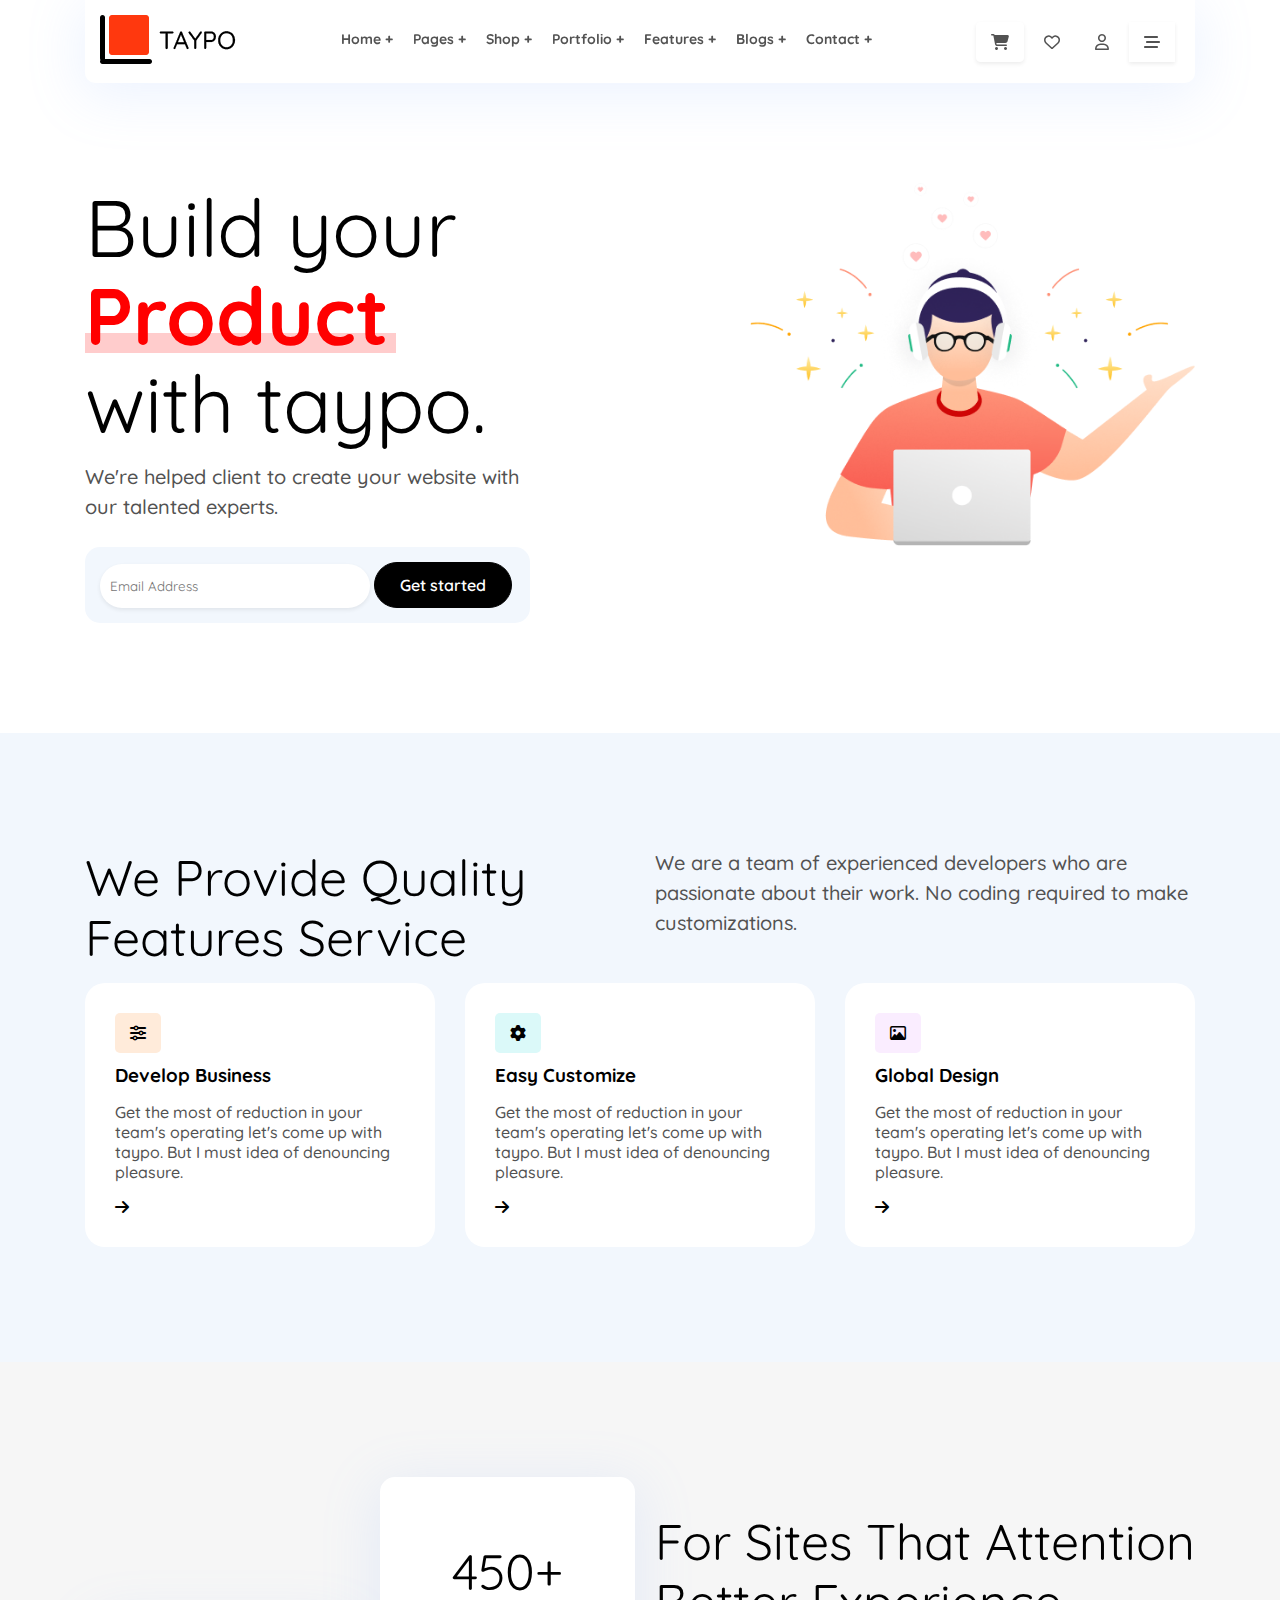
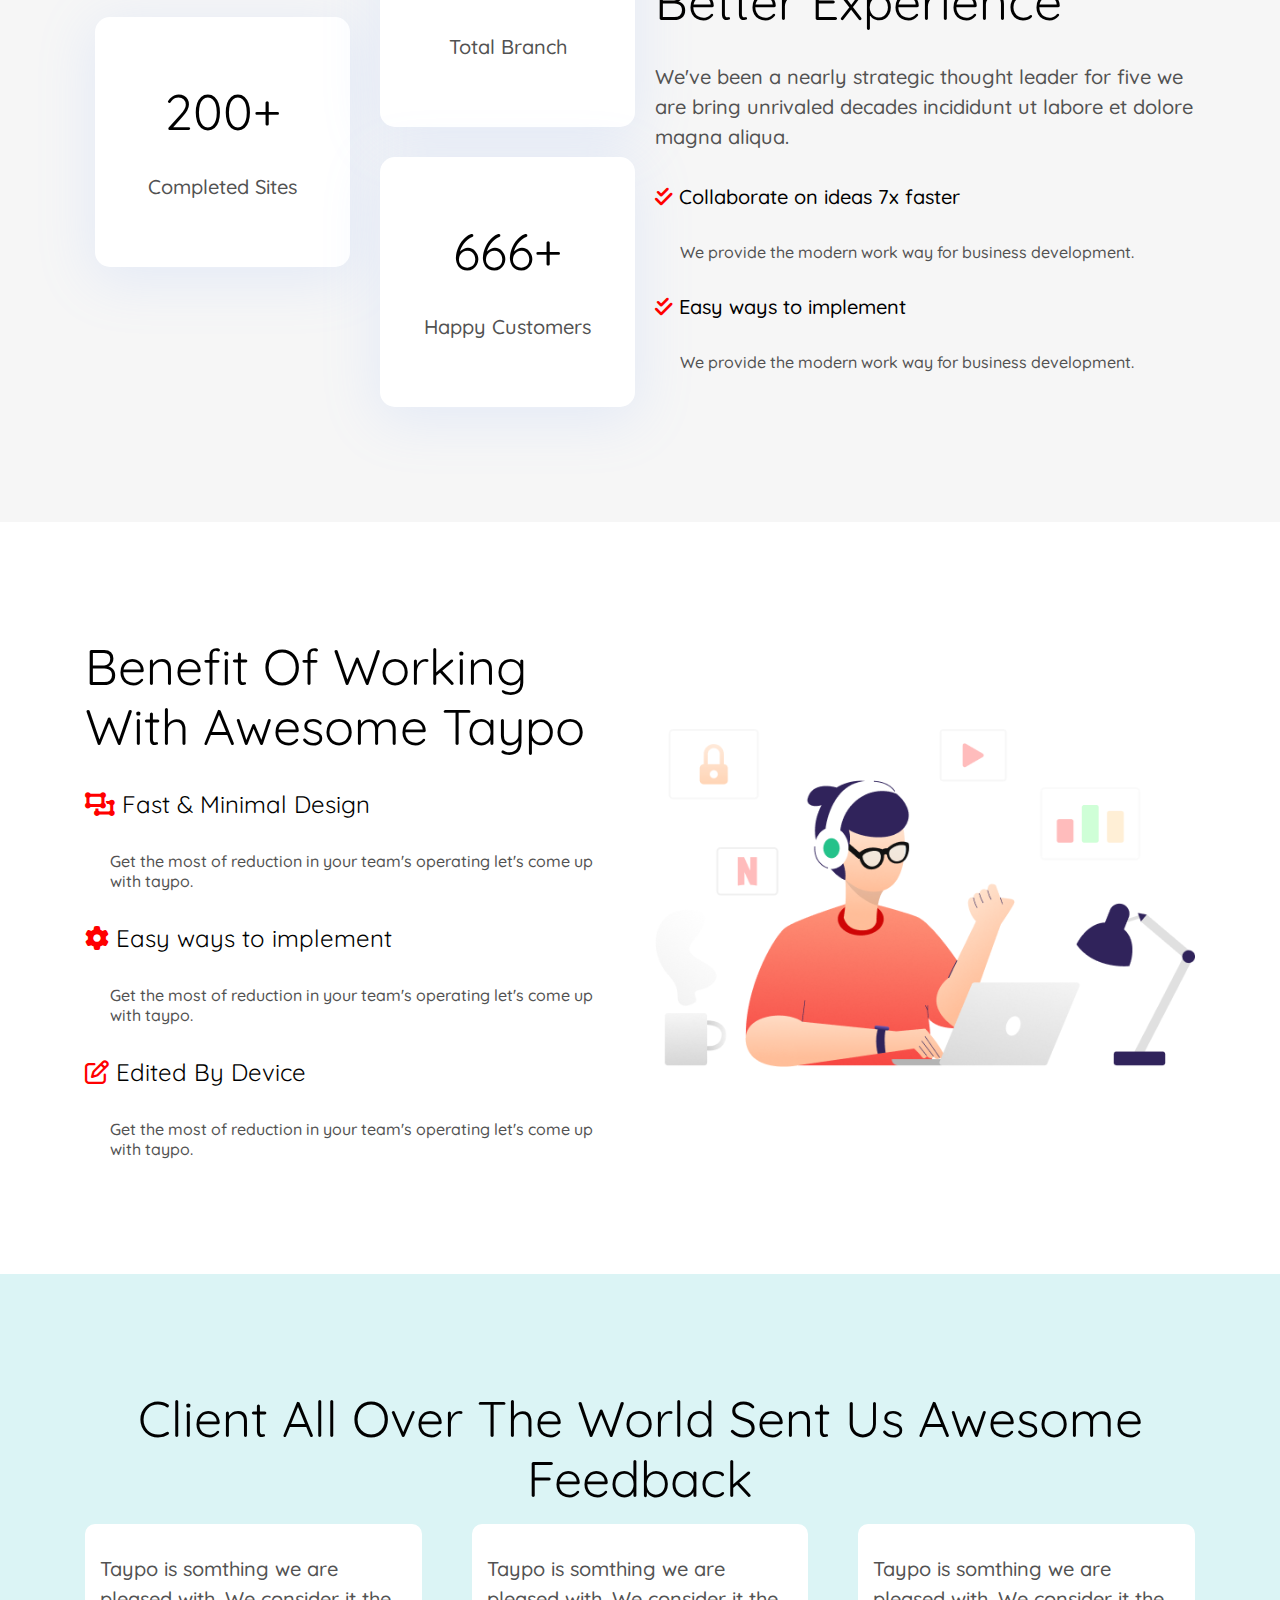
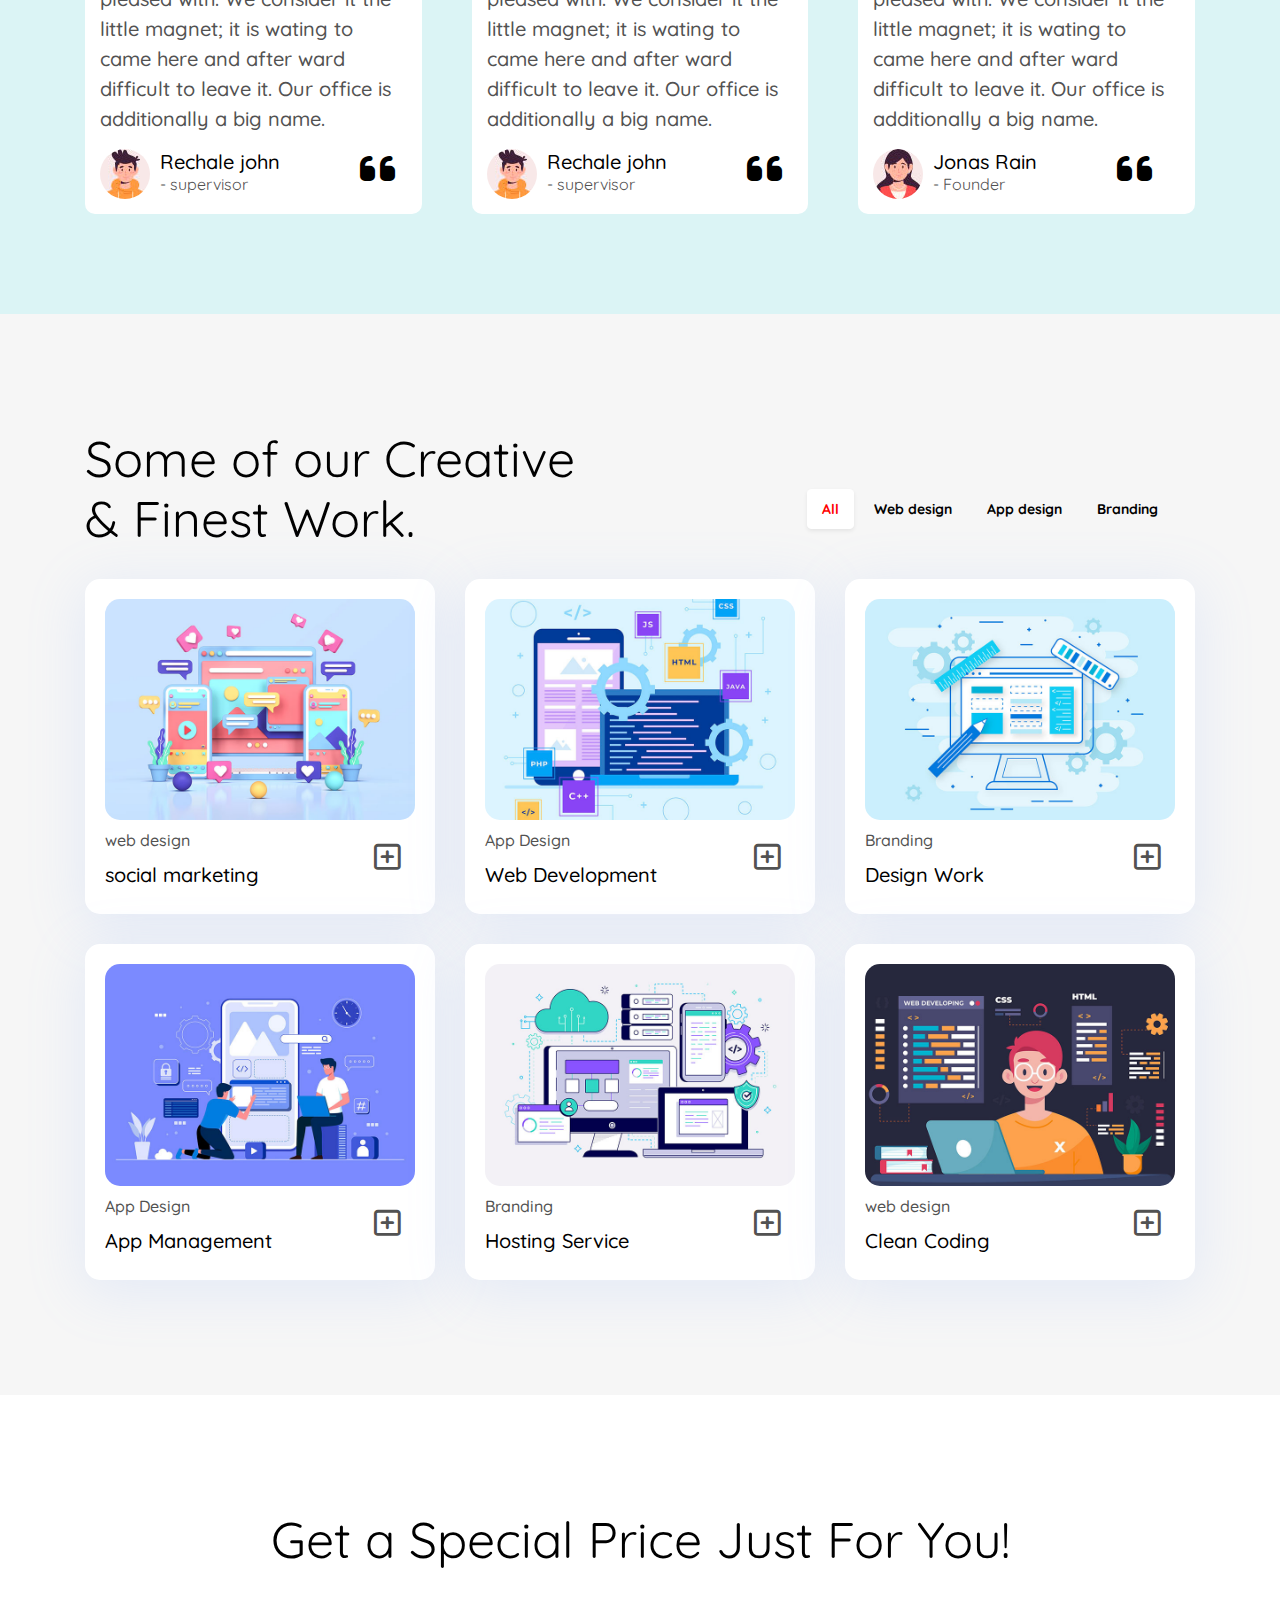
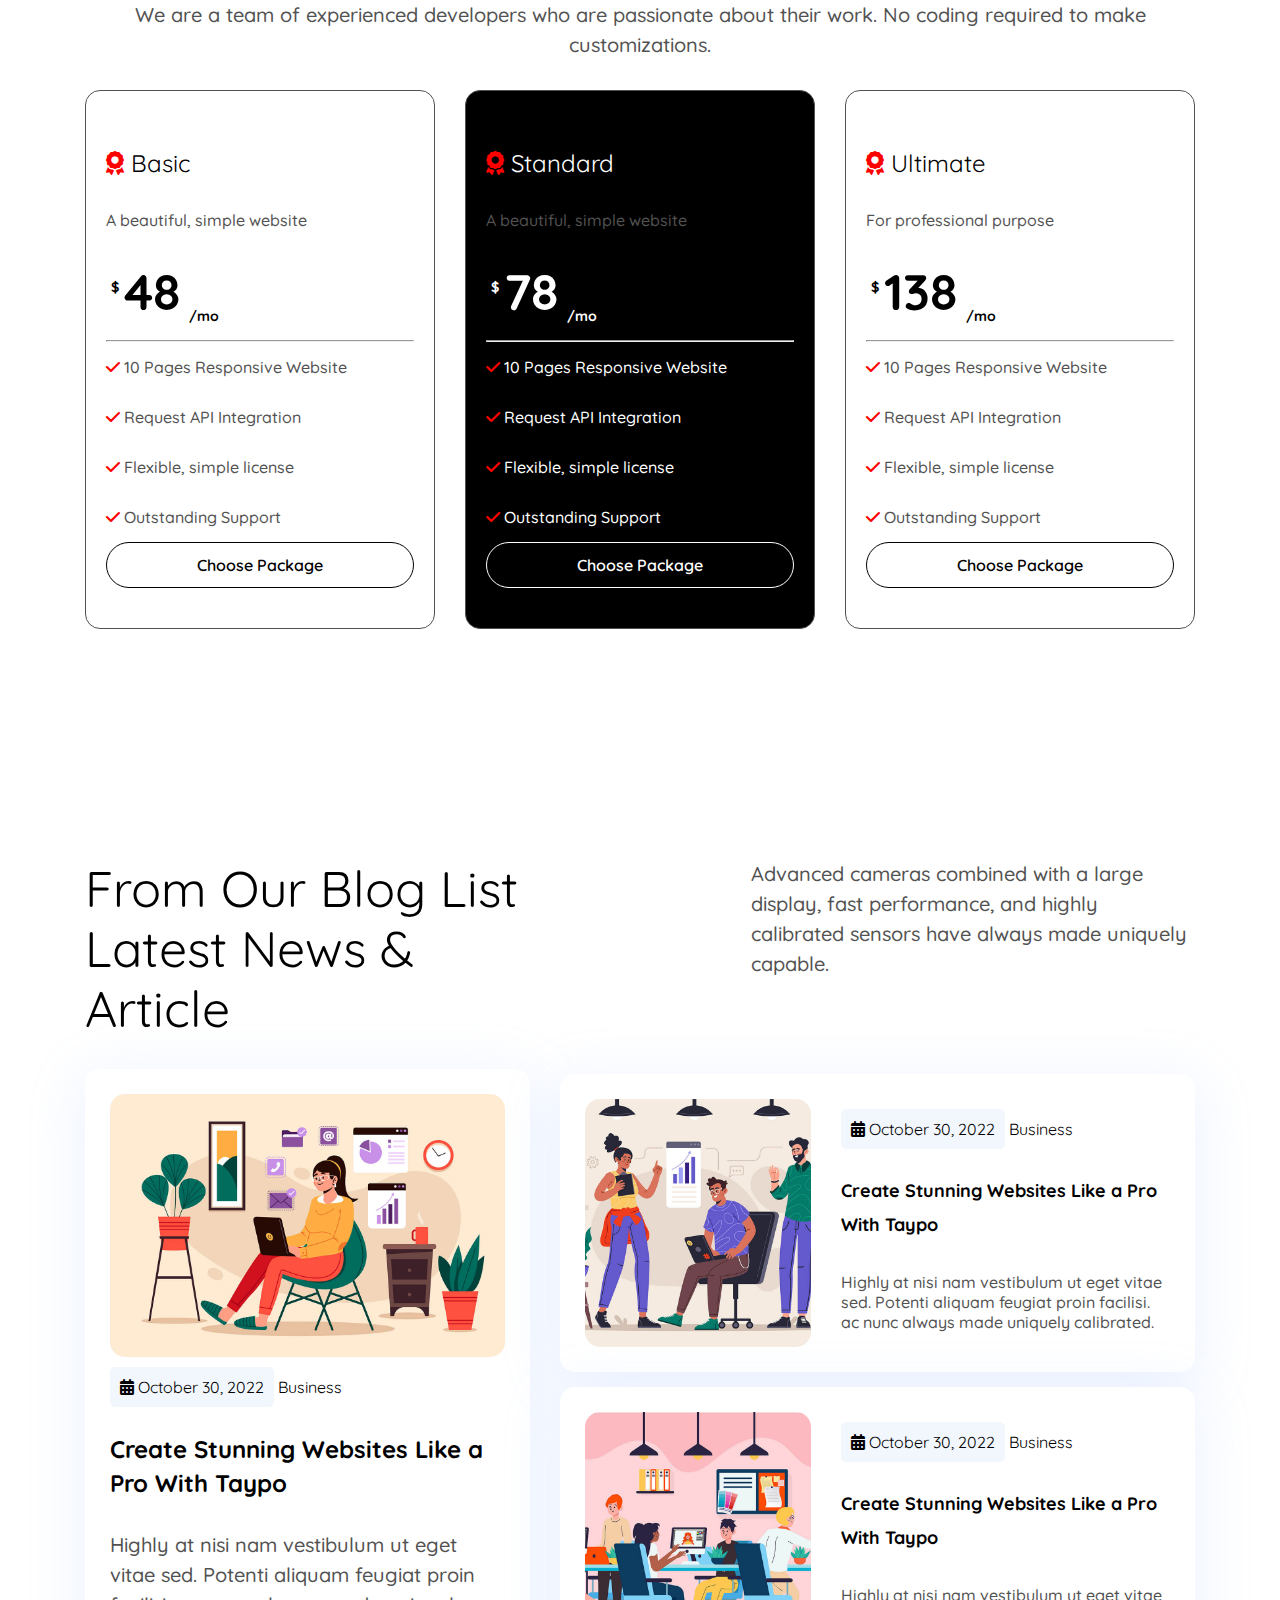
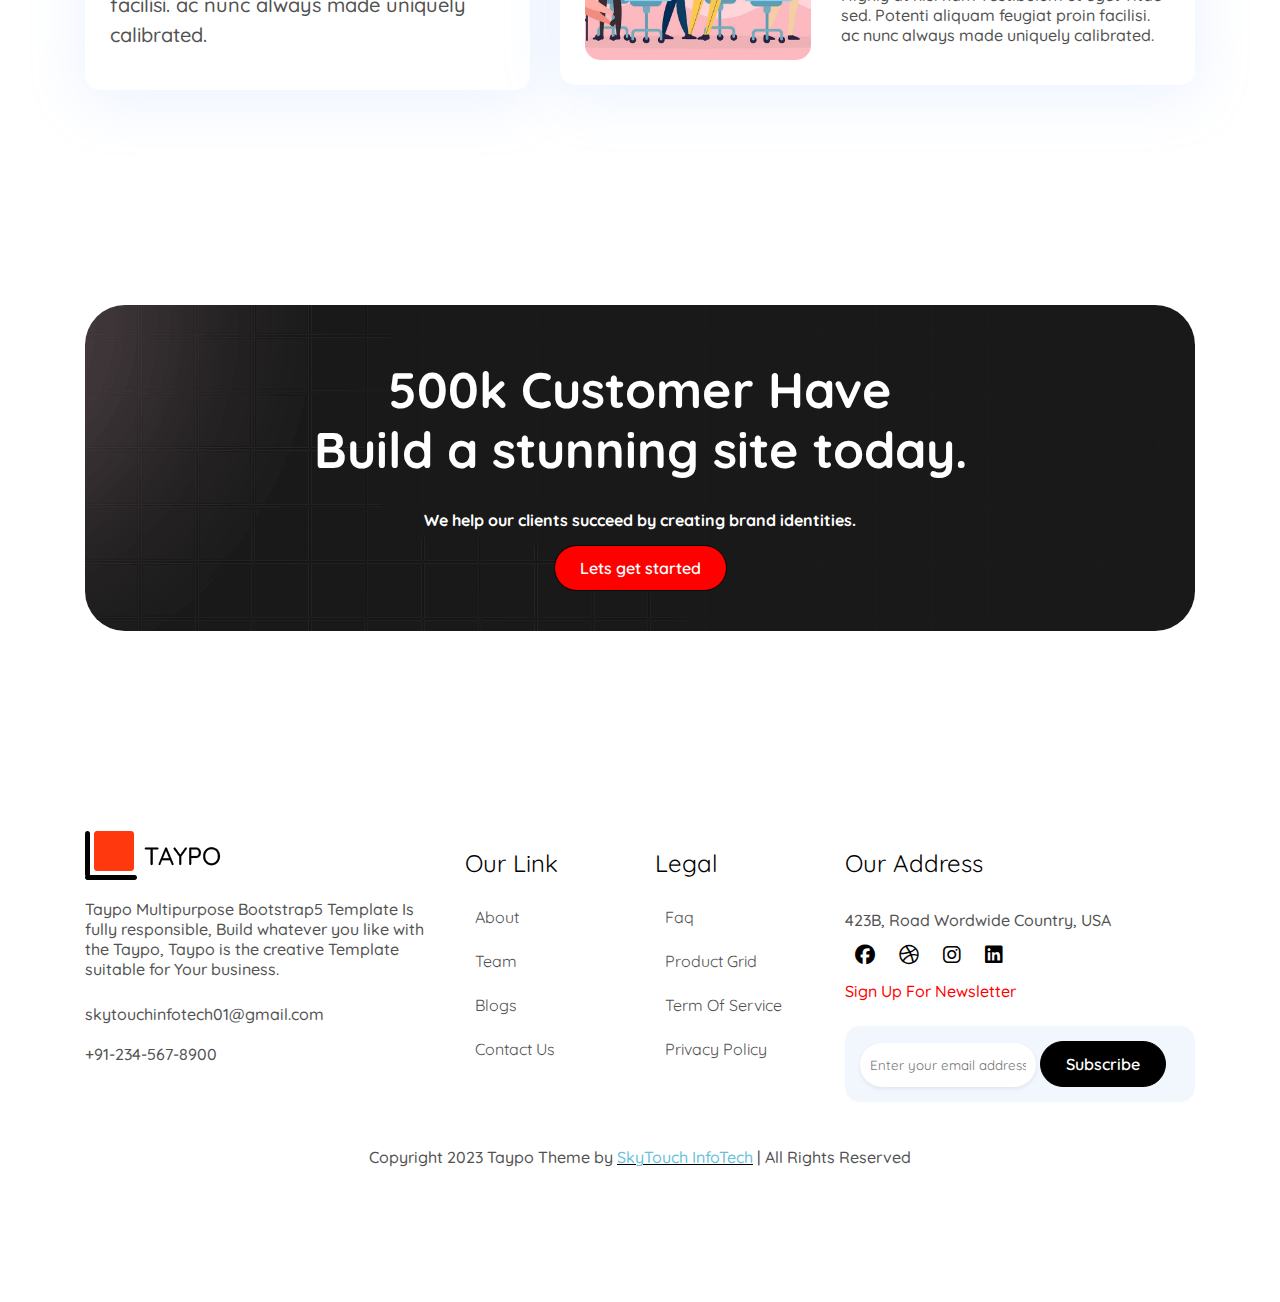
<file: index.html>
<!DOCTYPE html>
<html>
  <head>
    <title>Document</title>
    <meta charset="UTF-8" />
    <meta name="viewport" content="width=device-width, initial-scale=1.0" />
    <link href="images/logo.png" rel="icon" />
    <link href="css/flex css.css" rel="stylesheet" />
    <link
      href="https://cdnjs.cloudflare.com/ajax/libs/font-awesome/6.3.0/css/all.min.css"
      rel="stylesheet"
    />
    <link
      rel="stylesheet"
      href="https://cdn.jsdelivr.net/npm/swiper@9/swiper-bundle.min.css"
    />
  </head>
  <body>
    <!-- header start -->
    <header class="header">
      <div class="container">
        <nav class="header-flex">
          <div>
            <a href="#" class="logo">
              <img src="images/logo.png" alt="logo" />
            </a>
          </div>
          <ul class="menubar" id="menu">
            <li><a href="#">Home +</a></li>
            <li><a href="#">Pages +</a></li>
            <li><a href="#">Shop +</a></li>
            <li><a href="#">Portfolio +</a></li>
            <li><a href="#">Features +</a></li>
            <li><a href="#">Blogs +</a></li>
            <li><a href="#">Contact +</a></li>
          </ul>
          <a href="javascript:void(0)" class="side" onclick="myFunction()"
            ><i class="fa-solid fa-bars-staggered"></i
          ></a>
          <ul class="btn-menu">
            <li>
              <a href="#" class="cart"
                ><i class="fa-solid fa-cart-shopping"></i
              ></a>
            </li>
            <li class="none">
              <a href="#"><i class="fa-regular fa-heart"></i></a>
            </li>
            <li>
              <a href="#"><i class="fa-regular fa-user"></i></a>
            </li>
            <li class="none">
              <a href="#" class="btn-1"
                ><i class="fa-solid fa-bars-staggered"></i
              ></a>
            </li>
          </ul>
        </nav>
      </div>
    </header>

    <!-- section-1 start -->
    <section class="sec-1">
      <div class="container">
        <div class="row justify">
          <div class="col-lg-5 col-md-5 col-sm-12 col-12">
            <div class="sec-1-text reletive">
              <h1 class="h1">
                Build your <span class="text-red">Product</span>
                with taypo.
              </h1>
              <span class="line-up"></span>
              <p class="paragraph">
                We're helped client to create your website with our talented
                experts.
              </p>
              <div class="btn-main">
                <input type="email" placeholder="Email Address" />
                <a href="#" class="btn-2 effect-1">Get started</a>
              </div>
            </div>
          </div>
          <div class="col-lg-5 col-md-5 col-sm-12 col-12">
            <div class="img-main">
              <img src="images/image-1.png" alt="image" class="max-width" />
            </div>
          </div>
        </div>
      </div>
    </section>
    <!-- section-2 start -->
    <section class="sec-2">
      <div class="container">
        <div class="row">
          <div class="col-lg-6 col-md-6 col-sm-12 col-12">
            <h2 class="heading-2">We Provide Quality Features Service</h2>
          </div>
          <div class="col-lg-6 col-md-6 col-sm-12 col-12">
            <p class="paragraph">
              We are a team of experienced developers who are passionate about
              their work. No coding required to make customizations.
            </p>
          </div>
        </div>
        <div class="row">
          <div class="col-lg-4 col-md-4 col-sm-12 col-12">
            <div class="sec-2-box">
              <div class="sec-2-boxa light-red">
                <i class="fa-solid fa-sliders"></i>
              </div>
              <h3 heading-3>Develop Business</h3>
              <p class="paragraph-2">
                Get the most of reduction in your team's operating let's come up
                with taypo. But I must idea of denouncing pleasure.
              </p>
              <a href="#"><i class="fa-solid fa-arrow-right"></i></a>
            </div>
          </div>
          <div class="col-lg-4 col-md-4 col-sm-12 col-12">
            <div class="sec-2-box">
              <div class="sec-2-boxa light-green">
                <i class="fa-solid fa-gear"></i>
              </div>
              <h3 heading-3>Easy Customize</h3>
              <p class="paragraph-2">
                Get the most of reduction in your team's operating let's come up
                with taypo. But I must idea of denouncing pleasure.
              </p>
              <a href="#"><i class="fa-solid fa-arrow-right"></i></a>
            </div>
          </div>
          <div class="col-lg-4 col-md-4 col-sm-12 col-12">
            <div class="sec-2-box">
              <div class="sec-2-boxa light-blue">
                <i class="fa-regular fa-image"></i>
              </div>
              <h3 heading-3>Global Design</h3>
              <p class="paragraph-2">
                Get the most of reduction in your team's operating let's come up
                with taypo. But I must idea of denouncing pleasure.
              </p>
              <a href="#" class="arrow-effect"
                ><i class="fa-solid fa-arrow-right"></i
              ></a>
            </div>
          </div>
        </div>
      </div>
    </section>
    <!-- section-3 start -->
    <section class="sec-3">
      <div class="container">
        <div class="row mt">
          <div class="col-lg-3 col-md-3 col-sm-12 col-12">
            <div class="sec-3-boxa">
              <h2 class="heading-2 center-align">200+</h2>
              <p class="paragraph">Completed Sites</p>
            </div>
          </div>
          <div class="col-lg-3 col-md-3 col-sm-12 col-12">
            <div class="sec-3-boxa">
              <h2 class="heading-2 center-align">450+</h2>
              <p class="paragraph">Total Branch</p>
            </div>
            <div class="sec-3-boxa">
              <h2 class="heading-2 center-align">666+</h2>
              <p class="paragraph">Happy Customers</p>
            </div>
          </div>

          <div class="col-lg-6 col-md-6 col-sm-12 col-12">
            <div class="sec-3-text">
              <h2 class="heading-2">
                For Sites That Attention Better Experience
              </h2>
              <p class="paragraph">
                We've been a nearly strategic thought leader for five we are
                bring unrivaled decades incididunt ut labore et dolore magna
                aliqua.
              </p>
              <p class="paragraph black">
                <i class="fa-solid fa-check-double red-arrow"></i> Collaborate
                on ideas 7x faster
              </p>
              <p class="paragraph-2 ml">
                We provide the modern work way for business development.
              </p>
              <p class="paragraph black">
                <i class="fa-solid fa-check-double red-arrow"></i> Easy ways to
                implement
              </p>
              <p class="paragraph-2 ml">
                We provide the modern work way for business development.
              </p>
            </div>
          </div>
        </div>
      </div>
    </section>
    <!-- section-4 start -->
    <section class="sec-4">
      <div class="container">
        <div class="row mt">
          <div class="col-lg-6 col-md-6 col-sm-12 col-12">
            <div class="sec-4-1">
              <h2 class="heading-2">Benefit Of Working With Awesome Taypo</h2>
              <h3 class="heading-3">
                <i class="fa-solid fa-object-ungroup red-arrow"></i> Fast &
                Minimal Design
              </h3>
              <p class="paragraph-2 ml">
                Get the most of reduction in your team's operating let's come up
                with taypo.
              </p>
              <h3 class="heading-3">
                <i class="fa-solid fa-gear red-arrow"></i> Easy ways to
                implement
              </h3>
              <p class="paragraph-2 ml">
                Get the most of reduction in your team's operating let's come up
                with taypo.
              </p>
              <h3 class="heading-3">
                <i class="fa-regular fa-pen-to-square red-arrow"></i> Edited By
                Device
              </h3>
              <p class="paragraph-2 ml">
                Get the most of reduction in your team's operating let's come up
                with taypo.
              </p>
            </div>
          </div>
          <div class="col-lg-6 col-md-6 col-sm-12 col-12">
            <div class="sec-4-img">
              <img
                src="images/Illustration 1.png"
                alt="img"
                class="max-width"
              />
            </div>
          </div>
        </div>
      </div>
    </section>
    <!-- section-5 start -->
    <section class="sec-5">
      <div class="container">
        <div class="sec-5-main">
          <h2 class="heading-2 center-align">
            Client All Over The World Sent Us Awesome Feedback
          </h2>
        </div>
        <div class="swiper mySwiper">
          <div class="swiper-wrapper">
            <div class="swiper-slide">
              <div class="sec-5-box">
                <p class="paragraph">
                  Taypo is somthing we are pleased with. We consider it the
                  little magnet; it is wating to came here and after ward
                  difficult to leave it. Our office is additionally a big name.
                </p>
                <div class="sec-5-flex">
                  <div class="img-ridus">
                    <img
                      src="images/animation image.jpg"
                      alt=""
                      class="max-width"
                    />
                  </div>
                  <div class="sec-t-textmain">
                    <h3>Rechale john</h3>
                    <p>- supervisor</p>
                  </div>
                  <div class="left-icon">
                    <i class="fa-solid fa-quote-left icon-size"></i>
                  </div>
                </div>
              </div>
            </div>
            <div class="swiper-slide">
              <div class="sec-5-box">
                <p class="paragraph">
                  Taypo is somthing we are pleased with. We consider it the
                  little magnet; it is wating to came here and after ward
                  difficult to leave it. Our office is additionally a big name.
                </p>
                <div class="sec-5-flex">
                  <div class="img-ridus">
                    <img
                      src="images/animation image.jpg"
                      alt=""
                      class="max-width"
                    />
                  </div>
                  <div class="sec-t-textmain">
                    <h3>Rechale john</h3>
                    <p>- supervisor</p>
                  </div>
                  <div class="left-icon">
                    <i class="fa-solid fa-quote-left icon-size"></i>
                  </div>
                </div>
              </div>
            </div>
            <div class="swiper-slide">
              <div class="sec-5-box none">
                <p class="paragraph">
                  Taypo is somthing we are pleased with. We consider it the
                  little magnet; it is wating to came here and after ward
                  difficult to leave it. Our office is additionally a big name.
                </p>
                <div class="sec-5-flex">
                  <div class="img-ridus">
                    <img
                      src="images/animation image-last.jpg"
                      alt=""
                      class="max-width"
                    />
                  </div>
                  <div class="sec-t-textmain">
                    <h3>Jonas Rain</h3>
                    <p>- Founder</p>
                  </div>
                  <div class="left-icon">
                    <i class="fa-solid fa-quote-left icon-size"></i>
                  </div>
                </div>
              </div>
            </div>
            <div class="swiper-slide">
              <div class="sec-5-box none">
                <p class="paragraph">
                  Taypo is somthing we are pleased with. We consider it the
                  little magnet; it is wating to came here and after ward
                  difficult to leave it. Our office is additionally a big name.
                </p>
                <div class="sec-5-flex">
                  <div class="img-ridus">
                    <img
                      src="images/animation image-last.jpg"
                      alt=""
                      class="max-width"
                    />
                  </div>
                  <div class="sec-t-textmain">
                    <h3>Jonas Rain</h3>
                    <p>- Founder</p>
                  </div>
                  <div class="left-icon">
                    <i class="fa-solid fa-quote-left icon-size"></i>
                  </div>
                </div>
              </div>
            </div>
            <div class="swiper-slide">
              <div class="sec-5-box none">
                <p class="paragraph">
                  Taypo is somthing we are pleased with. We consider it the
                  little magnet; it is wating to came here and after ward
                  difficult to leave it. Our office is additionally a big name.
                </p>
                <div class="sec-5-flex">
                  <div class="img-ridus">
                    <img
                      src="images/animation image-last.jpg"
                      alt=""
                      class="max-width"
                    />
                  </div>
                  <div class="sec-t-textmain">
                    <h3>Jonas Rain</h3>
                    <p>- Founder</p>
                  </div>
                  <div class="left-icon">
                    <i class="fa-solid fa-quote-left icon-size"></i>
                  </div>
                </div>
              </div>
            </div>
            <div class="swiper-slide">
              <div class="sec-5-box none">
                <p class="paragraph">
                  Taypo is somthing we are pleased with. We consider it the
                  little magnet; it is wating to came here and after ward
                  difficult to leave it. Our office is additionally a big name.
                </p>
                <div class="sec-5-flex">
                  <div class="img-ridus">
                    <img
                      src="images/animation image-last.jpg"
                      alt=""
                      class="max-width"
                    />
                  </div>
                  <div class="sec-t-textmain">
                    <h3>Jonas Rain</h3>
                    <p>- Founder</p>
                  </div>
                  <div class="left-icon">
                    <i class="fa-solid fa-quote-left icon-size"></i>
                  </div>
                </div>
              </div>
            </div>
          </div>
          <!-- <div class="swiper-button-next"></div>
          <div class="swiper-button-prev"></div>
           <div class="swiper-pagination"></div> -->
        </div>
      </div>
    </section>
    <!-- section-6 start -->
    <section class="sec-6">
      <div class="container">
        <div class="dis-flex">
          <div class="sec-6-ma">
            <h2 class="heading-2">Some of our Creative & Finest Work.</h2>
          </div>

          <ul class="btn-menu sec-6-main">
            <li>
              <a
                href="javascript:void(0)"
                class="tablinks active cart red-arrow"
                onclick="openTab(event, 'all')"
              >
                All</a
              >
            </li>
            <li>
              <a
                href="javascript:void(0)"
                onclick="openTab(event, 'webDesign')"
                class="tablinks"
                >Web design</a
              >
            </li>
            <li>
              <a
                href="javascript:void(0)"
                onclick="openTab(event, 'appDesign')"
                class="tablinks"
                >App design</a
              >
            </li>
            <li>
              <a
                href="javascript:void(0)"
                onclick="openTab(event, 'Branding')"
                class="tablinks"
                >Branding</a
              >
            </li>
          </ul>
        </div>
        <div class="tab-content">
          <div style="display: block" id="all" class="tabcontent">
            <div class="row">
              <div class="col-lg-4 col-md-4 col-sm-12 col-12">
                <div class="sec-6-box">
                  <img src="images/01.jpg" alt="" class="max-width" />
                  <div class="sec-6-flex">
                    <div class="sec-6-text">
                      <p class="paragraph-2">web design</p>
                      <p class="paragraph text-black red-hover">
                        social marketing
                      </p>
                    </div>
                    <div class="btn-red">
                      <a href="#" class="red-hover"
                        ><i class="fa-regular fa-square-plus"></i
                      ></a>
                    </div>
                  </div>
                </div>
              </div>
              <div class="col-lg-4 col-md-4 col-sm-12 col-12">
                <div class="sec-6-box">
                  <img src="images/02.jpg" alt="" class="max-width" />
                  <div class="sec-6-flex">
                    <div class="sec-6-text">
                      <p class="paragraph-2">App Design</p>
                      <p class="paragraph text-black red-hover">
                        Web Development
                      </p>
                    </div>
                    <div class="btn-red">
                      <a href="#" class="red-hover"
                        ><i class="fa-regular fa-square-plus"></i
                      ></a>
                    </div>
                  </div>
                </div>
              </div>
              <div class="col-lg-4 col-md-4 col-sm-12 col-12">
                <div class="sec-6-box">
                  <img src="images/03.jpg" alt="" class="max-width" />
                  <div class="sec-6-flex">
                    <div class="sec-6-text">
                      <p class="paragraph-2">Branding</p>
                      <p class="paragraph text-black red-hover">Design Work</p>
                    </div>
                    <div class="btn-red">
                      <a href="#" class="red-hover"
                        ><i class="fa-regular fa-square-plus"></i
                      ></a>
                    </div>
                  </div>
                </div>
              </div>
              <div class="col-lg-4 col-md-4 col-sm-12 col-12">
                <div class="sec-6-box">
                  <img src="images/image-3.jpg" alt="" class="max-width" />
                  <div class="sec-6-flex">
                    <div class="sec-6-text">
                      <p class="paragraph-2">App Design</p>
                      <p class="paragraph text-black red-hover">
                        App Management
                      </p>
                    </div>
                    <div class="btn-red">
                      <a href="#" class="red-hover"
                        ><i class="fa-regular fa-square-plus"></i
                      ></a>
                    </div>
                  </div>
                </div>
              </div>
              <div class="col-lg-4 col-md-4 col-sm-12 col-12">
                <div class="sec-6-box">
                  <img src="images/05.jpg" alt="" class="max-width" />
                  <div class="sec-6-flex">
                    <div class="sec-6-text">
                      <p class="paragraph-2">Branding</p>
                      <p class="paragraph text-black red-hover">
                        Hosting Service
                      </p>
                    </div>
                    <div class="btn-red">
                      <a href="#" class="red-hover"
                        ><i class="fa-regular fa-square-plus"></i
                      ></a>
                    </div>
                  </div>
                </div>
              </div>
              <div class="col-lg-4 col-md-4 col-sm-12 col-12">
                <div class="sec-6-box">
                  <img src="images/06.jpg" alt="" class="max-width" />
                  <div class="sec-6-flex">
                    <div class="sec-6-text">
                      <p class="paragraph-2">web design</p>
                      <p class="paragraph text-black red-hover">Clean Coding</p>
                    </div>
                    <div class="btn-red">
                      <a href="#" class="red-hover"
                        ><i class="fa-regular fa-square-plus"></i
                      ></a>
                    </div>
                  </div>
                </div>
              </div>
            </div>
          </div>
          <div id="webDesign" class="tabcontent">
            <div class="row">
              <div class="col-lg-4 col-md-4 col-sm-12 col-12">
                <div class="sec-6-box">
                  <img src="images/01.jpg" alt="" class="max-width" />
                  <div class="sec-6-flex">
                    <div class="sec-6-text">
                      <p class="paragraph-2">web design</p>
                      <p class="paragraph text-black red-hover">
                        social marketing
                      </p>
                    </div>
                    <div class="btn-red">
                      <a href="#" class="red-hover"
                        ><i class="fa-regular fa-square-plus"></i
                      ></a>
                    </div>
                  </div>
                </div>
              </div>
              <div class="col-lg-4 col-md-4 col-sm-12 col-12">
                <div class="sec-6-box">
                  <img src="images/02.jpg" alt="" class="max-width" />
                  <div class="sec-6-flex">
                    <div class="sec-6-text">
                      <p class="paragraph-2">App Design</p>
                      <p class="paragraph text-black red-hover">
                        Web Development
                      </p>
                    </div>
                    <div class="btn-red">
                      <a href="#" class="red-hover"
                        ><i class="fa-regular fa-square-plus"></i
                      ></a>
                    </div>
                  </div>
                </div>
              </div>
            </div>
          </div>
          <div id="appDesign" class="tabcontent">
            <div class="row">
              <div class="col-lg-4 col-md-4 col-sm-12 col-12">
                <div class="sec-6-box">
                  <img src="images/01.jpg" alt="" class="max-width" />
                  <div class="sec-6-flex">
                    <div class="sec-6-text">
                      <p class="paragraph-2">web design</p>
                      <p class="paragraph text-black red-hover">
                        social marketing
                      </p>
                    </div>
                    <div class="btn-red">
                      <a href="#" class="red-hover"
                        ><i class="fa-regular fa-square-plus"></i
                      ></a>
                    </div>
                  </div>
                </div>
              </div>
              <div class="col-lg-4 col-md-4 col-sm-12 col-12">
                <div class="sec-6-box">
                  <img src="images/02.jpg" alt="" class="max-width" />
                  <div class="sec-6-flex">
                    <div class="sec-6-text">
                      <p class="paragraph-2">App Design</p>
                      <p class="paragraph text-black red-hover">
                        Web Development
                      </p>
                    </div>
                    <div class="btn-red">
                      <a href="#" class="red-hover"
                        ><i class="fa-regular fa-square-plus"></i
                      ></a>
                    </div>
                  </div>
                </div>
              </div>
            </div>
          </div>
          <div id="Branding" class="tabcontent">
            <div class="row">
              <div class="col-lg-4 col-md-4 col-sm-12 col-12">
                <div class="sec-6-box">
                  <img src="images/01.jpg" alt="" class="max-width" />
                  <div class="sec-6-flex">
                    <div class="sec-6-text">
                      <p class="paragraph-2">web design</p>
                      <p class="paragraph text-black red-hover">
                        social marketing
                      </p>
                    </div>
                    <div class="btn-red">
                      <a href="#" class="red-hover"
                        ><i class="fa-regular fa-square-plus"></i
                      ></a>
                    </div>
                  </div>
                </div>
              </div>
              <div class="col-lg-4 col-md-4 col-sm-12 col-12">
                <div class="sec-6-box">
                  <img src="images/01.jpg" alt="" class="max-width" />
                  <div class="sec-6-flex">
                    <div class="sec-6-text">
                      <p class="paragraph-2">web design</p>
                      <p class="paragraph text-black red-hover">
                        social marketing
                      </p>
                    </div>
                    <div class="btn-red">
                      <a href="#" class="red-hover"
                        ><i class="fa-regular fa-square-plus"></i
                      ></a>
                    </div>
                  </div>
                </div>
              </div>
              <div class="col-lg-4 col-md-4 col-sm-12 col-12">
                <div class="sec-6-box">
                  <img src="images/02.jpg" alt="" class="max-width" />
                  <div class="sec-6-flex">
                    <div class="sec-6-text">
                      <p class="paragraph-2">App Design</p>
                      <p class="paragraph text-black red-hover">
                        Web Development
                      </p>
                    </div>
                    <div class="btn-red">
                      <a href="#" class="red-hover"
                        ><i class="fa-regular fa-square-plus"></i
                      ></a>
                    </div>
                  </div>
                </div>
              </div>
            </div>
          </div>
        </div>
      </div>
    </section>
    <!-- section-7 start -->
    <section class="sec-7">
      <div class="container">
        <div class="sec-7-main center-align">
          <h2 class="heading-2">Get a Special Price Just For You!</h2>
          <p class="paragraph">
            We are a team of experienced developers who are passionate about
            their work. No coding required to make customizations.
          </p>
        </div>
        <div class="row">
          <div class="col-lg-4 col-md-4 col-sm-12 col-12">
            <div class="sec-7-box">
              <h3 class="heading-3">
                <i class="fa-solid fa-award red-arrow"></i> Basic
              </h3>
              <p class="paragraph-2">A beautiful, simple website</p>
              <h4><sup>$</sup>48<sub> /mo</sub></h4>
              <hr />
              <p class="paragraph-2">
                <i class="fa-solid fa-check red-arrow"></i> 10 Pages Responsive
                Website
              </p>
              <p class="paragraph-2">
                <i class="fa-solid fa-check red-arrow"></i> Request API
                Integration
              </p>
              <p class="paragraph-2">
                <i class="fa-solid fa-check red-arrow"></i> Flexible, simple
                license
              </p>
              <p class="paragraph-2">
                <i class="fa-solid fa-check red-arrow"></i>
                Outstanding Support
              </p>
              <div class="sec-7-btns">
                <a href="#" class="btn-2">Choose Package</a>
              </div>
            </div>
          </div>
          <div class="col-lg-4 col-md-4 col-sm-12 col-12">
            <div class="sec-7-box bgc">
              <h3 class="heading-3">
                <i class="fa-solid fa-award red-arrow"></i> Standard
              </h3>
              <p class="paragraph-2">A beautiful, simple website</p>
              <h4><sup>$</sup>78<sub> /mo</sub></h4>
              <hr />
              <p class="paragraph-2 text-white">
                <i class="fa-solid fa-check red-arrow"></i> 10 Pages Responsive
                Website
              </p>
              <p class="paragraph-2 text-white">
                <i class="fa-solid fa-check red-arrow"></i> Request API
                Integration
              </p>
              <p class="paragraph-2 text-white">
                <i class="fa-solid fa-check red-arrow"></i> Flexible, simple
                license
              </p>
              <p class="paragraph-2 text-white">
                <i class="fa-solid fa-check red-arrow"></i>
                Outstanding Support
              </p>
              <div class="sec-7-btns">
                <a href="#" class="btn-2 bgc-btn">Choose Package</a>
              </div>
            </div>
          </div>
          <div class="col-lg-4 col-md-4 col-sm-12 col-12">
            <div class="sec-7-box">
              <h3 class="heading-3">
                <i class="fa-solid fa-award red-arrow"></i>
                Ultimate
              </h3>
              <p class="paragraph-2">For professional purpose</p>
              <h4><sup>$</sup>138<sub> /mo</sub></h4>
              <hr />
              <p class="paragraph-2">
                <i class="fa-solid fa-check red-arrow"></i> 10 Pages Responsive
                Website
              </p>
              <p class="paragraph-2">
                <i class="fa-solid fa-check red-arrow"></i> Request API
                Integration
              </p>
              <p class="paragraph-2">
                <i class="fa-solid fa-check red-arrow"></i> Flexible, simple
                license
              </p>
              <p class="paragraph-2">
                <i class="fa-solid fa-check red-arrow"></i>
                Outstanding Support
              </p>
              <div class="sec-7-btns">
                <a href="#" class="btn-2">Choose Package</a>
              </div>
            </div>
          </div>
        </div>
      </div>
    </section>
    <!-- section-8 start -->
    <section class="sec-8">
      <div class="container">
        <div class="dis-flex">
          <div class="sec-6-ma sec-8-text">
            <h2 class="heading-2">From Our Blog List Latest News & Article</h2>
          </div>
          <div class="sec-8-text">
            <p class="paragraph">
              Advanced cameras combined with a large display, fast performance,
              and highly calibrated sensors have always made uniquely capable.
            </p>
          </div>
        </div>
        <div class="row mt">
          <div class="col-lg-5 col-md-5 col-sm-12 col-12">
            <div class="sec-8-box">
              <img src="images/01 (1).jpg" alt="" class="max-width" />
              <div class="date">
                <span
                  ><i class="fa-solid fa-calendar-days"></i> October 30,
                  2022</span
                >
              </div>
              <span>Business</span>
              <h2 class="heading-3 font-w">
                Create Stunning Websites Like a Pro With Taypo
              </h2>
              <p class="paragraph">
                Highly at nisi nam vestibulum ut eget vitae sed. Potenti aliquam
                feugiat proin facilisi. ac nunc always made uniquely calibrated.
              </p>
            </div>
          </div>
          <div class="col-lg-7 col-md-7 col-sm-12 col-12">
            <div class="sec-8-box sec-8-p">
              <div class="row">
                <div class="col-lg-5 col-md-5 col-sm-12 col-12">
                  <img src="images/03 (1).jpg" alt="" class="max-width" />
                </div>
                <div class="col-lg-7 col-md-7 col-sm-12 col-12">
                  <div class="date">
                    <span
                      ><i class="fa-solid fa-calendar-days"></i> October 30,
                      2022</span
                    >
                  </div>
                  <span>Business</span>
                  <h2 class="heading-3 font-w">
                    Create Stunning Websites Like a Pro With Taypo
                  </h2>
                  <p class="paragraph-2">
                    Highly at nisi nam vestibulum ut eget vitae sed. Potenti
                    aliquam feugiat proin facilisi. ac nunc always made uniquely
                    calibrated.
                  </p>
                </div>
              </div>
            </div>
            <div class="sec-8-box sec-8-p">
              <div class="row">
                <div class="col-lg-5 col-md-5 col-sm-12 col-12">
                  <img src="images/02 (1).jpg" alt="" class="max-width" />
                </div>
                <div class="col-lg-7 col-md-7 col-sm-12 col-12">
                  <div class="date">
                    <span
                      ><i class="fa-solid fa-calendar-days"></i> October 30,
                      2022</span
                    >
                  </div>
                  <span>Business</span>
                  <h2 class="heading-3 font-w">
                    Create Stunning Websites Like a Pro With Taypo
                  </h2>
                  <p class="paragraph-2">
                    Highly at nisi nam vestibulum ut eget vitae sed. Potenti
                    aliquam feugiat proin facilisi. ac nunc always made uniquely
                    calibrated.
                  </p>
                </div>
              </div>
            </div>
          </div>
        </div>
      </div>
    </section>
    <!-- section-9 start -->
    <section class="sec-9">
      <div class="container">
        <div class="sec-9-main">
          <h2 class="heading-2 white">
            500k Customer Have <br />Build a stunning site today.
          </h2>
          <p class="paragraph-2 white">
            We help our clients succeed by creating brand identities.
          </p>
          <div class="sec-9-btn">
            <a href="#" class="btn-2 effect-1 sec-9-bt">Lets get started</a>
          </div>
        </div>
      </div>
    </section>
    <!-- footer start -->
    <footer class="footer">
      <div class="container">
        <div class="row">
          <div class="col-lg-4 col-md-4 col-sm-12 col-12">
            <div class="footer-1">
              <img src="images/logo.png" alt="logo" />
              <p class="paragraph-2">
                Taypo Multipurpose Bootstrap5 Template Is fully responsible,
                Build whatever you like with the Taypo, Taypo is the creative
                Template suitable for Your business.
              </p>
              <div class="foot-add">
                <p>
                  <a class="paragraph-2" href="#"
                    >skytouchinfotech01@gmail.com</a
                  >
                </p>
                <p><a class="paragraph-2" href="#">+91-234-567-8900</a></p>
              </div>
            </div>
          </div>
          <div class="col-lg-2 col-md-2 col-sm-12 col-12">
            <div class="foot-list">
              <h3 class="heading-3">Our Link</h3>
              <ul class="foot-ul">
                <li><a href="#">About </a></li>
                <li><a href="#"> Team</a></li>
                <li><a href="#"> Blogs</a></li>
                <li><a href="#"> Contact Us</a></li>
              </ul>
            </div>
          </div>
          <div class="col-lg-2 col-md-2 col-sm-12 col-12">
            <div class="foot-list">
              <h3 class="heading-3">Legal</h3>
              <ul class="foot-ul">
                <li><a href="#">Faq </a></li>
                <li><a href="#"> Product Grid</a></li>
                <li><a href="#"> Term Of Service</a></li>
                <li><a href="#"> Privacy Policy</a></li>
              </ul>
            </div>
          </div>
          <div class="col-lg-4 col-md-4 col-sm-12 col-12">
            <div class="foot-last">
              <h3 class="heading-3">Our Address</h3>
              <p class="paragraph-2">423B, Road Wordwide Country, USA</p>
              <div class="icon-main">
                <i class="fa-brands fa-facebook"></i>
                <i class="fa-brands fa-dribbble"></i>
                <i class="fa-brands fa-instagram"></i>
                <i class="fa-brands fa-linkedin"></i>
              </div>
              <p class="paragraph-2 red-arrow">Sign Up For Newsletter</p>
              <div class="btn-main foot-input-width">
                <input
                  type="email"
                  placeholder="Enter your email address
                "
                />
                <a href="#" class="btn-2 effect-1">Subscribe</a>
              </div>
            </div>
          </div>
        </div>
        <div class="last-text">
          <p class="paragraph-2">
            Copyright 2023 Taypo Theme by <span>SkyTouch InfoTech</span> | All
            Rights Reserved
          </p>
        </div>
      </div>
    </footer>
    <script>
      function myFunction() {
        var elementId = document.getElementById("menu");
        if (elementId.style.display === "block") {
          elementId.style.display = "none";
        } else {
          elementId.style.display = "block";
        }
      }
    </script>
    <script>
      function openTab(evt, tabName) {
        // Declare all variables
        var i, tabcontent, tablinks;
        // Get all elements with class="tabcontent" and hide them
        tabcontent = document.getElementsByClassName("tabcontent");
        for (i = 0; i < tabcontent.length; i++) {
          tabcontent[i].style.display = "none";
        }
        // Get all elements with class="tablinks" and remove the class "active"
        tablinks = document.getElementsByClassName("tablinks");
        for (i = 0; i < tablinks.length; i++) {
          tablinks[i].className = tablinks[i].className.replace(" active", "");
        }
        // Show the current tab, and add an "active" class to the button that opened the tab
        document.getElementById(tabName).style.display = "block";
        evt.currentTarget.className += " active";
      }
    </script>
    <script src="https://cdn.jsdelivr.net/npm/swiper@9/swiper-bundle.min.js"></script>
    <script>
      var swiper = new Swiper(".mySwiper", {
        autoplay: {
          delay: 2000,
          loop: true,
        },
        breakpoints: {
          320: {
            slidesPerView: 1,
            spaceBetween: 10,
          },
          640: {
            slidesPerView: 1,
            spaceBetween: 20,
          },
          768: {
            slidesPerView: 3,
            spaceBetween: 40,
          },
          1024: {
            slidesPerView: 3,
            spaceBetween: 50,
          },
        },

        slidesPerView: "2",
        spaceBetween: 40,
        pagination: {
          el: ".swiper-pagination",
          //    type: "progressbar",
        },
        navigation: {
          nextEl: ".swiper-button-next",
          prevEl: ".swiper-button-prev",
        },
      });
    </script>
  </body>
</html>
</file>
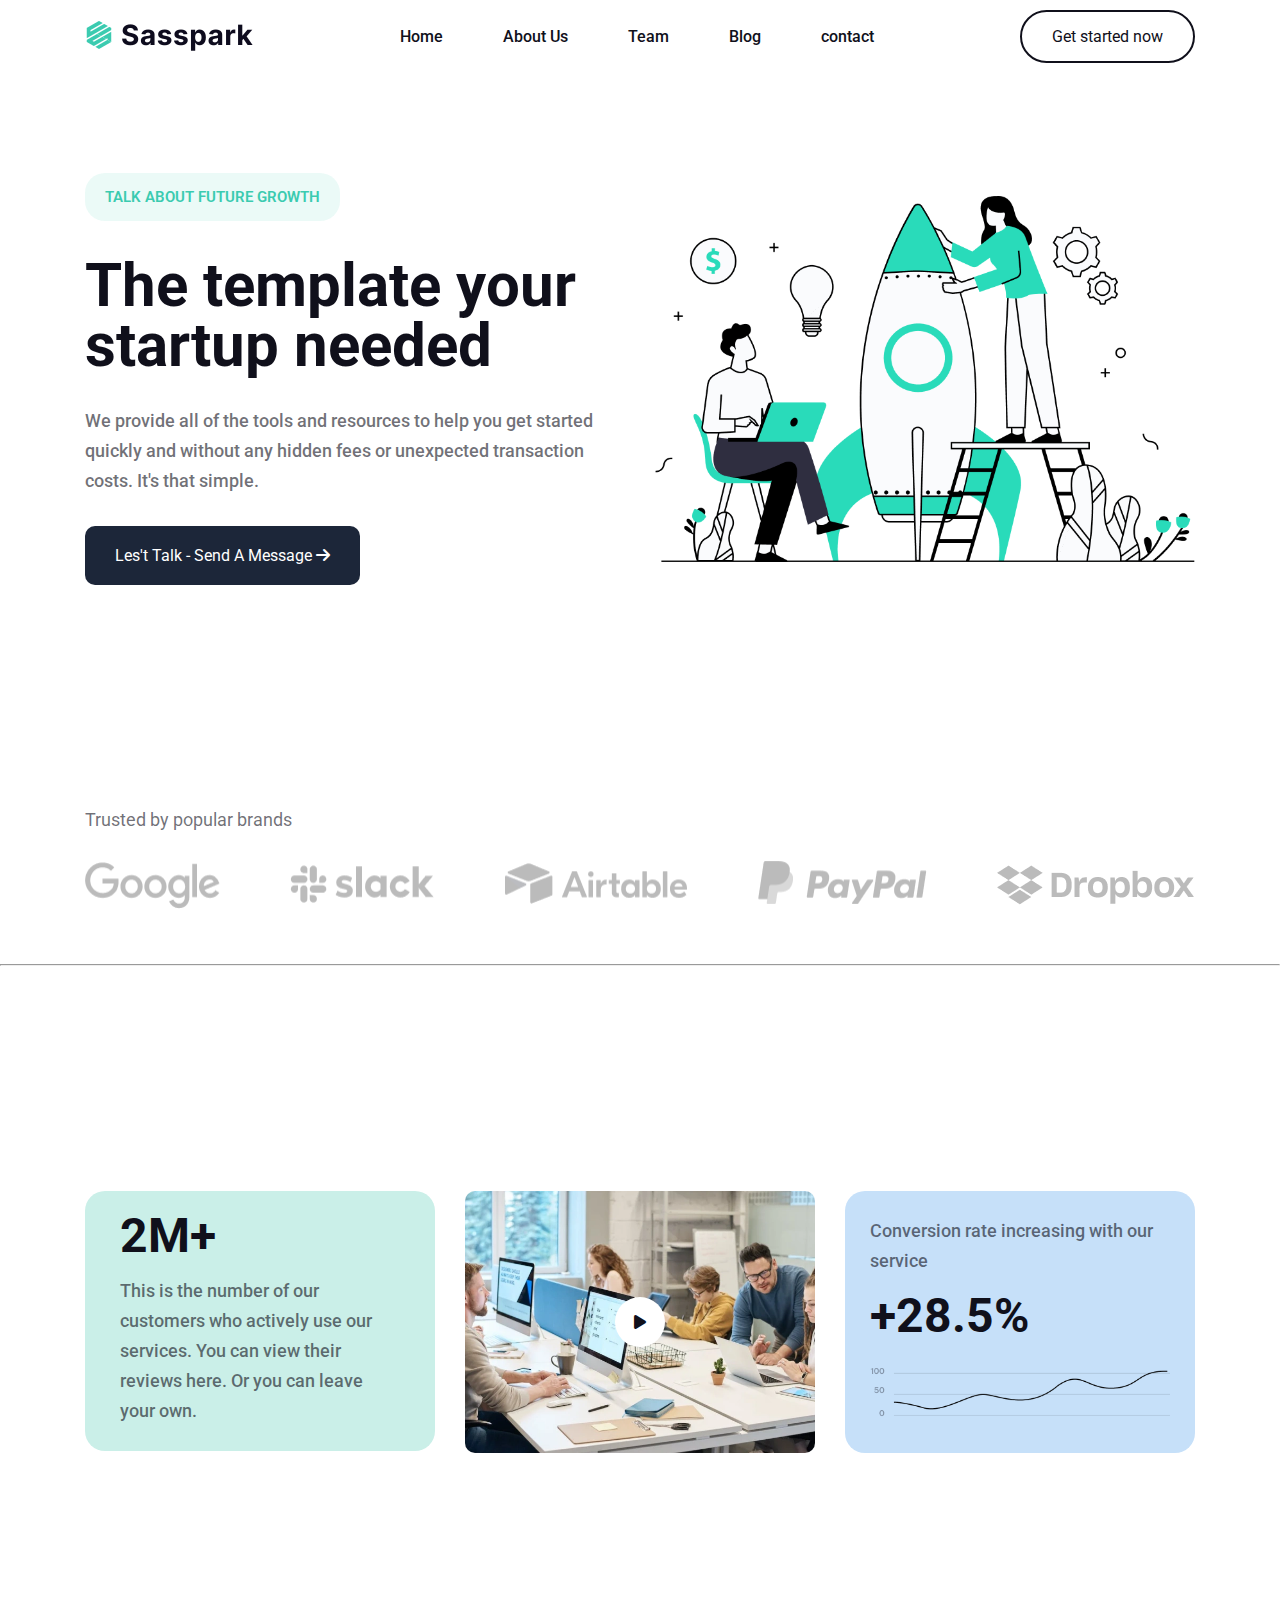
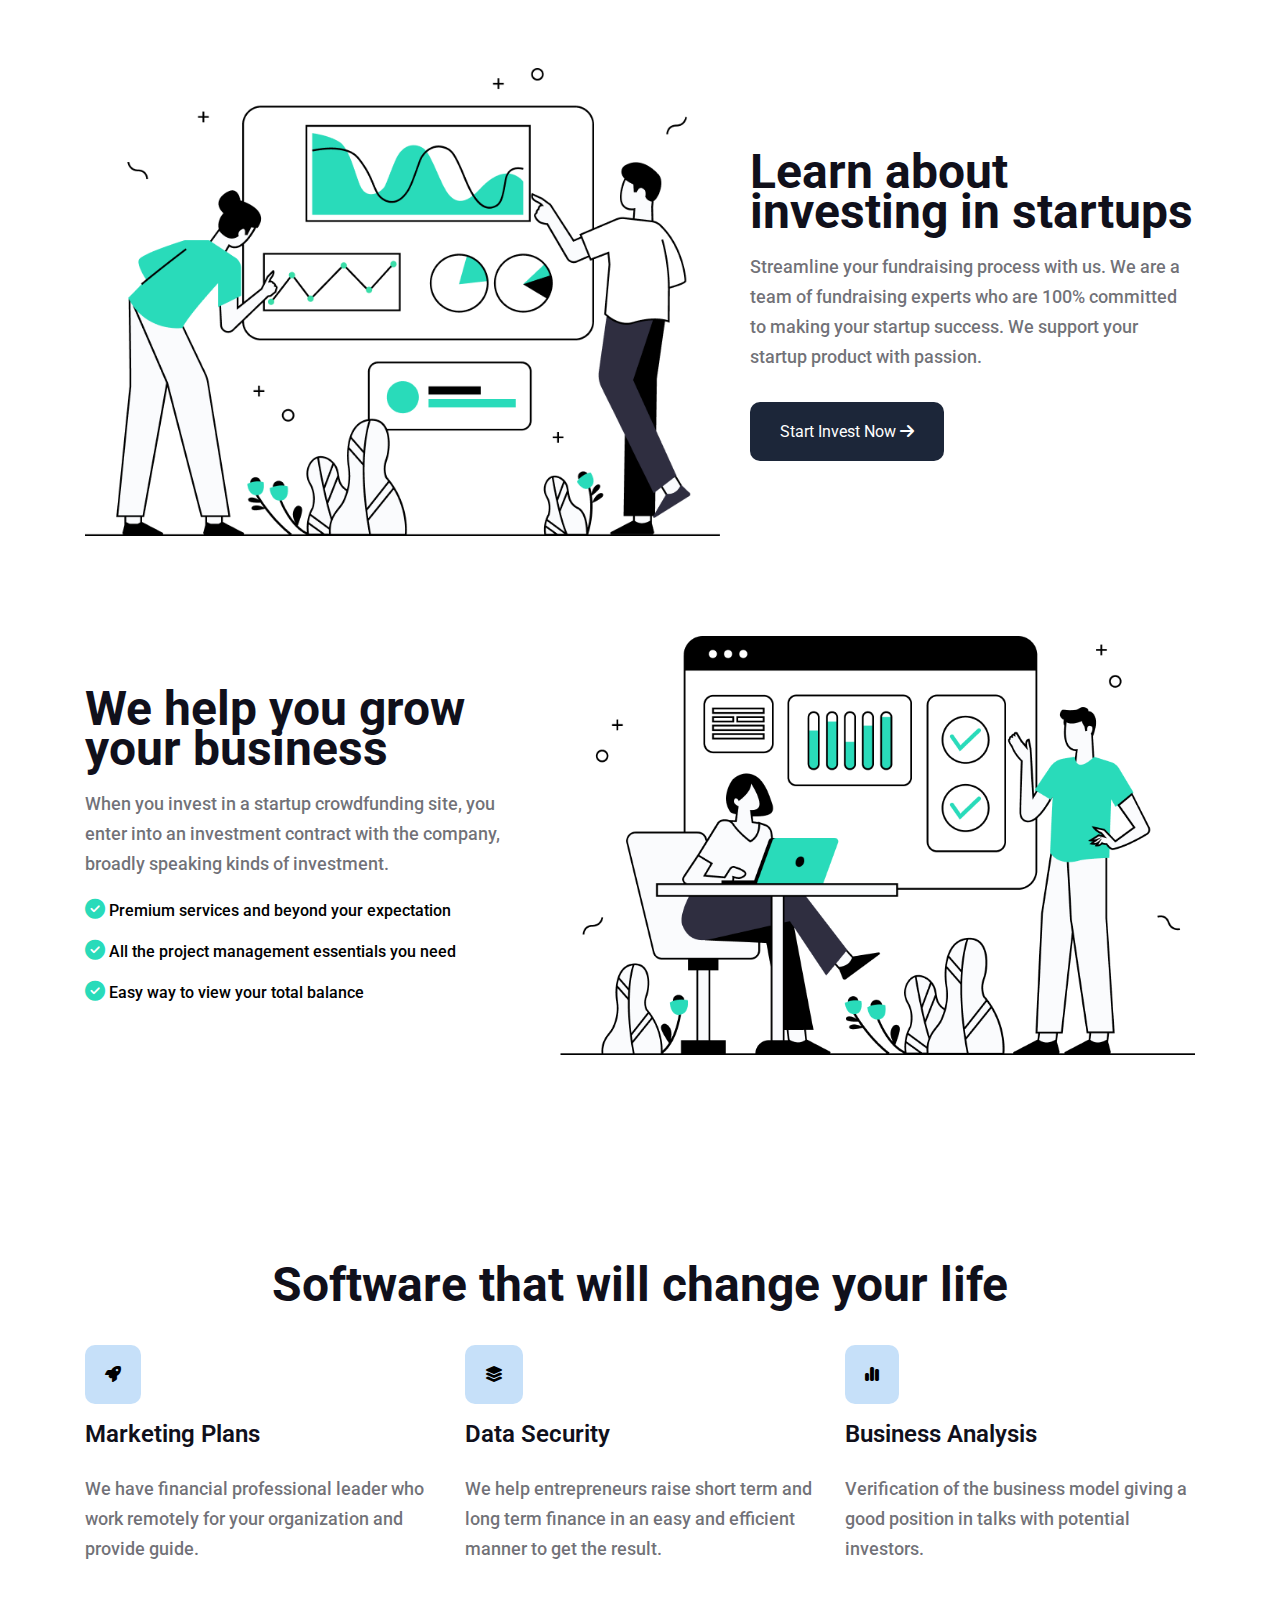
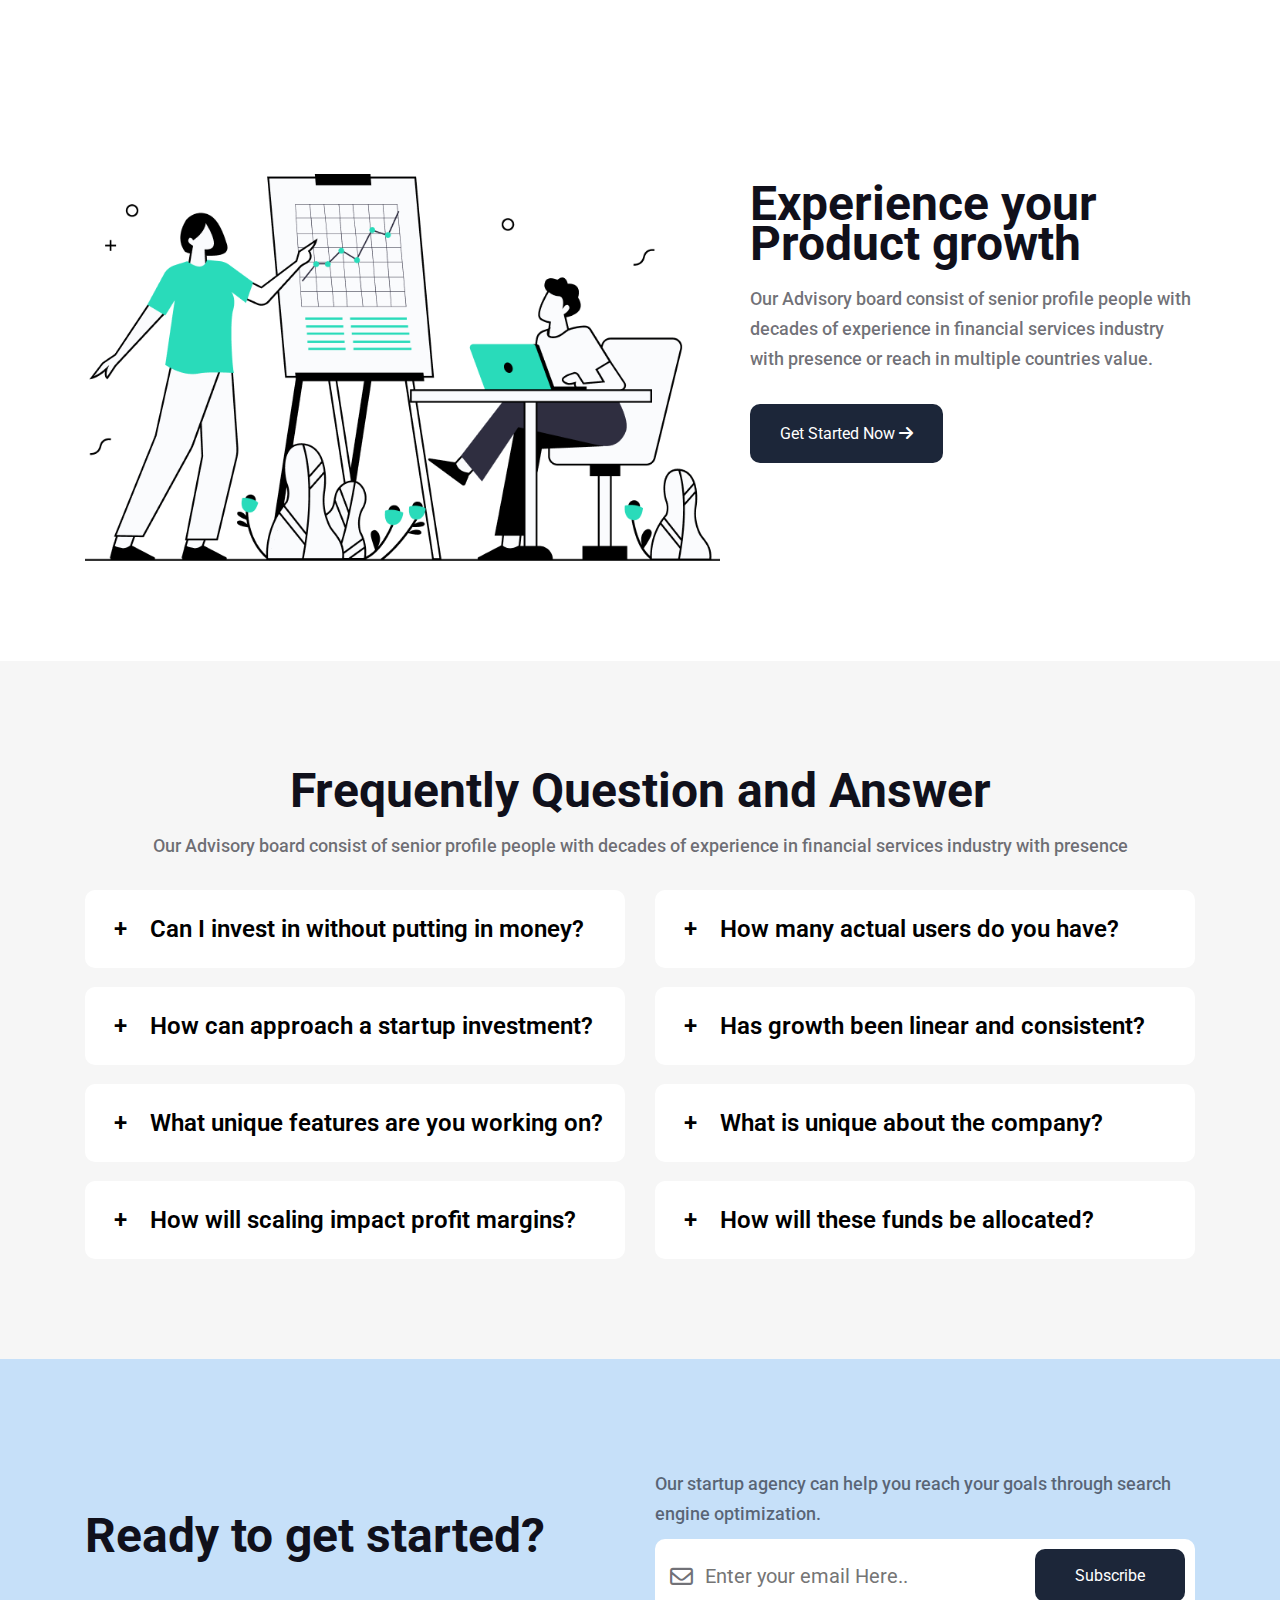
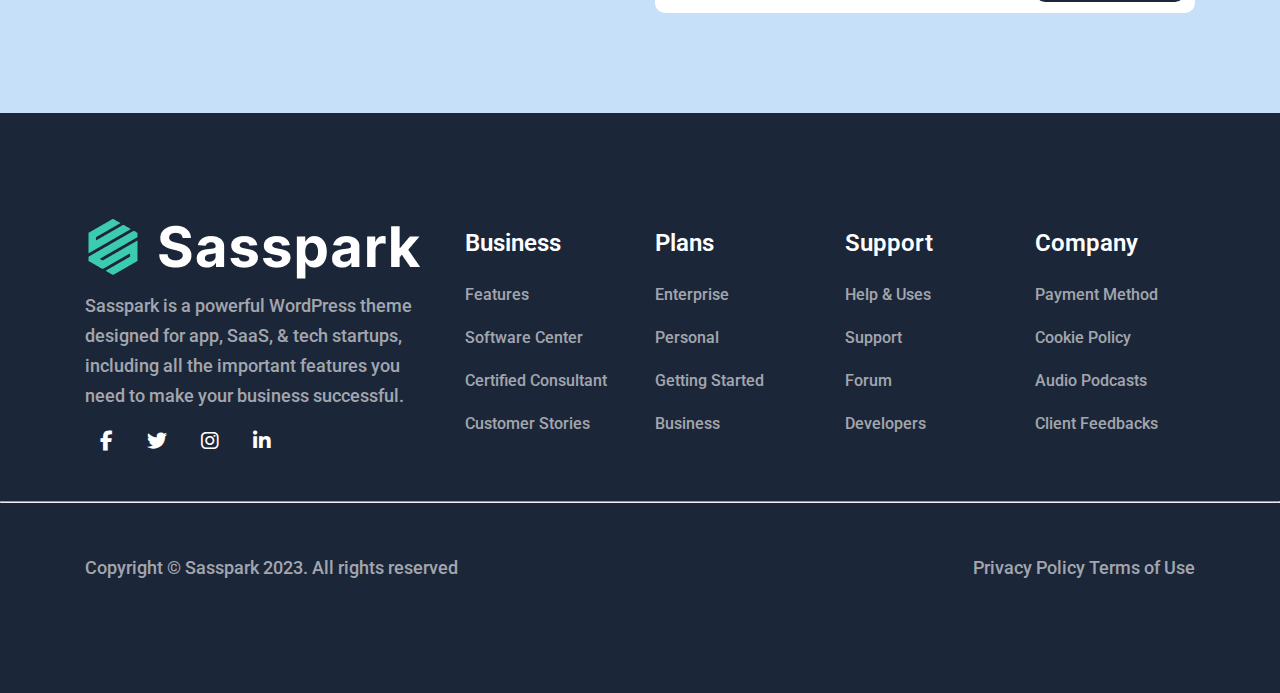
<file: flex second-task/index.html>
<!DOCTYPE html>
<html>
  <head>
    <title>flex-task-2</title>
    <meta charset="UTF-8" />
    <meta name="viewport" content="width=device-width, initial-scale=1.0" />
    <link href="css/css.css" rel="stylesheet" />
    <link href="images/logo.svg" rel="icon" />
    <link
      href="https://cdnjs.cloudflare.com/ajax/libs/font-awesome/6.3.0/css/all.min.css"
      rel="stylesheet"
    />
    <link rel="preconnect" href="https://fonts.googleapis.com" />
    <link rel="preconnect" href="https://fonts.gstatic.com" crossorigin />
    <link
      href="https://fonts.googleapis.com/css2?family=Roboto:ital,wght@0,100;0,300;0,400;0,500;0,700;0,900;1,100;1,300;1,400;1,500;1,700;1,900&display=swap"
      rel="stylesheet"
    />
  </head>
  <body>
    <header class="header">
      <div class="container">
        <nav class="header-flex">
          <div>
            <a href="#"
              ><img src="images/logo.png" alt="logo" class="logo"
            /></a>
          </div>
          <ul class="menubar" id="menu">
            <li><a href="#">Home</a></li>
            <li><a href="#">About Us</a></li>
            <li><a href="#">Team</a></li>
            <li><a href="#">Blog</a></li>
            <li><a href="#">contact</a></li>
          </ul>
          <div class="header-btn">
            <a href="#" class="btn-1">Get started now </a>
            <a
              href="javascript:void(0)"
              class="mobile-menu none"
              onclick="myFunction() "
              ><i class="fa-solid fa-bars"></i
            ></a>
          </div>
        </nav>
      </div>
    </header>
    <section class="sec-1">
      <div class="container">
        <div class="row align-items">
          <div class="col-lg-6 col-md-6 col-sm-12 col-12">
            <div class="sec-1-left">
              <h5 class="first-text">TALK ABOUT FUTURE GROWTH</h5>
              <h1>The template your startup needed</h1>
              <p class="paragraph">
                We provide all of the tools and resources to help you get
                started quickly and without any hidden fees or unexpected
                transaction costs. It's that simple.
              </p>
              <div class="btn-main">
                <a href="#" class="btn-2 btn"
                  >Les't Talk - Send A Message
                  <i class="fa-solid fa-arrow-right"></i
                ></a>
              </div>
            </div>
          </div>
          <div class="col-lg-6 col-md-6 col-sm-12 col-12">
            <div class="sec-1-right">
              <img src="images/startup-banner.png" alt="" class="max-width" />
            </div>
          </div>
        </div>
      </div>
    </section>
    <section class="sec-2">
      <div class="container">
        <div class="sec-2-main">
          <p class="paragraph">Trusted by popular brands</p>
          <div class="sec-2-flex">
            <img src="images/startup-brand06.png" alt="" class="max-width" />
            <img src="images/startup-brand04.png" alt="" class="max-width" />
            <img src="images/startup-brand02.png" alt="" class="max-width" />
            <img src="images/startup-brand03.png" alt="" class="max-width" />
            <img src="images/startup-brand01.png" alt="" class="max-width" />
          </div>
        </div>
      </div>
      <div class="horizotal-line"><hr /></div>
    </section>
    <section class="sec-3">
      <div class="container">
        <div class="row">
          <div class="col-lg-4 col-md-4 col-sm-12 col-12">
            <div class="sec-3-box1">
              <h2 class="heading-2">2M+</h2>
              <p class="paragraph">
                This is the number of our customers who actively use our
                services. You can view their reviews here. Or you can leave your
                own.
              </p>
            </div>
          </div>
          <div class="col-lg-4 col-md-4 col-sm-12 col-12">
            <div class="sec-3-center">
              <img src="images/video-bg.webp" alt="" class="max-width" />
              <div class="play">
                <a href="https://www.youtube.com/watch?v=7XDuT2P2pE8"
                  ><i class="fa-solid fa-play"></i
                ></a>
              </div>
            </div>
          </div>
          <div class="col-lg-4 col-md-4 col-sm-12 col-12">
            <div class="sec-3-box1 bgc-2">
              <p class="paragraph">
                Conversion rate increasing with our service
              </p>
              <h2 class="heading-2">+28.5%</h2>
              <img src="images/chart1.png" alt="" class="max-width" />
            </div>
          </div>
        </div>
      </div>
    </section>
    <section class="sec-4">
      <div class="container">
        <div class="row align-items">
          <div class="col-lg-7 col-md-7 col-sm-12 col-12">
            <div class="sec-4-left">
              <img src="images/startup-banner2.png" alt="" class="max-width" />
            </div>
          </div>
          <div class="col-lg-5 col-md-5 col-sm-12 col-12">
            <div class="sec-4-right">
              <h2 class="heading-2">Learn about investing in startups</h2>
              <p class="paragraph">
                Streamline your fundraising process with us. We are a team of
                fundraising experts who are 100% committed to making your
                startup success. We support your startup product with passion.
              </p>
              <div class="btn-main">
                <a href="#" class="btn-2 btn">
                  Start Invest Now <i class="fa-solid fa-arrow-right"></i
                ></a>
              </div>
            </div>
          </div>
          <div class="col-lg-5 col-md-5 col-sm-12 col-12">
            <div class="sec-4-left-2">
              <h2 class="heading-2">We help you grow your business</h2>
              <p class="paragraph">
                When you invest in a startup crowdfunding site, you enter into
                an investment contract with the company, broadly speaking kinds
                of investment.
              </p>
              <ul class="sec-4-list">
                <li>
                  <i class="fa-solid fa-circle-check cheak"></i> Premium
                  services and beyond your expectation
                </li>
                <li>
                  <i class="fa-solid fa-circle-check cheak"></i> All the project
                  management essentials you need
                </li>
                <li>
                  <i class="fa-solid fa-circle-check cheak"></i> Easy way to
                  view your total balance
                </li>
              </ul>
            </div>
          </div>
          <div class="col-lg-7 col-md-7 col-sm-12 col-12">
            <div class="sec-4-right-2">
              <img src="images/startup-banner3.png" alt="" class="max-width" />
            </div>
          </div>
        </div>
      </div>
    </section>
    <section class="sec-5">
      <div class="container">
        <div class="sec-5-main text-align">
          <h2 class="heading-2">Software that will change your life</h2>
        </div>
        <div class="row">
          <div class="col-lg-4 col-md-4 col-sm-12 col-12">
            <div class="sec-5-icon">
              <i class="fa-solid fa-rocket"></i>
            </div>
            <h3 class="heading-3">Marketing Plans</h3>
            <p class="paragraph">
              We have financial professional leader who work remotely for your
              organization and provide guide.
            </p>
          </div>
          <div class="col-lg-4 col-md-4 col-sm-12 col-12">
            <div class="sec-5-icon">
              <i class="fa-solid fa-layer-group"></i>
            </div>
            <h3 class="heading-3">Data Security</h3>
            <p class="paragraph">
              We help entrepreneurs raise short term and long term finance in an
              easy and efficient manner to get the result.
            </p>
          </div>
          <div class="col-lg-4 col-md-4 col-sm-12 col-12">
            <div class="sec-5-icon">
              <i class="fa-solid fa-chart-simple"></i>
            </div>
            <h3 class="heading-3">Business Analysis</h3>
            <p class="paragraph">
              Verification of the business model giving a good position in talks
              with potential investors.
            </p>
          </div>
        </div>
      </div>
    </section>
    <section class="sec-6">
      <div class="container">
        <div class="row">
          <div class="col-lg-7 col-md-7 col-sm-12 col-12">
            <div class="sec-6-left">
              <img src="images/startup-banner4.png" alt="" class="max-width" />
            </div>
          </div>
          <div class="col-lg-5 col-md-5 col-sm-12 col-12">
            <div class="sec-6-right">
              <h2 class="heading-2">Experience your Product growth</h2>
              <p class="paragraph">
                Our Advisory board consist of senior profile people with decades
                of experience in financial services industry with presence or
                reach in multiple countries value.
              </p>
            </div>

            <div class="btn-main">
              <a href="#" class="btn-2 btn">
                Get Started Now
                <i class="fa-solid fa-arrow-right"></i
              ></a>
            </div>
          </div>
        </div>
      </div>
    </section>
    <section class="sec-7">
      <div class="container">
        <div class="sec-7-main text-align">
          <h2 class="heading-2">Frequently Question and Answer</h2>
          <p class="paragraph">
            Our Advisory board consist of senior profile people with decades of
            experience in financial services industry with presence
          </p>
        </div>
        <div class="row">
          <div class="col-lg-6 col-md-6 col-sm-12 col-12">
            <div class="tabs">
              <div class="tab">
                <input type="checkbox" id="chck1" class="input" />
                <label class="tab-label" for="chck1">
                  Can I invest in without putting in money?
                </label>
                <div class="tab-content">
                  Yes, indeed. Investment is not only a written check and a
                  handshake. You will only know for sure once you complete a
                  very thorough analysis for the startup.
                </div>
              </div>
            </div>
            <div class="tabs">
              <div class="tab">
                <input type="checkbox" id="chck2" class="input" />
                <label class="tab-label" for="chck2">
                  How can approach a startup investment?

                </label>
                <div class="tab-content">
                  Yes, indeed. Investment is not only a written check and a
                  handshake. You will only know for sure once you complete a
                  very thorough analysis for the startup.
                </div>
              </div>
            </div>
            <div class="tabs">
              <div class="tab">
                <input type="checkbox" id="chck3" class="input" />
                <label class="tab-label text-3" for="chck3">
                  What unique features are you working on?
                </label>
                <div class="tab-content">
                  Yes, indeed. Investment is not only a written check and a
                  handshake. You will only know for sure once you complete a
                  very thorough analysis for the startup.
                </div>
              </div>
            </div>
            <div class="tabs">
              <div class="tab">
                <input type="checkbox" id="chck4" class="input" />
                <label class="tab-label" for="chck4">
                  How will scaling impact profit margins?
                </label>
                <div class="tab-content">
                  Yes, indeed. Investment is not only a written check and a
                  handshake. You will only know for sure once you complete a
                  very thorough analysis for the startup.
                </div>
              </div>
            </div>
          </div>
          <div class="col-lg-6 col-md-6 col-sm-12 col-12">
            <div class="tabs">
              <div class="tab">
                <input type="checkbox" id="chck5" class="input" />
                <label class="tab-label" for="chck5">
                  How many actual users do you have?
                </label>
                <div class="tab-content">
                  Yes, indeed. Investment is not only a written check and a
                  handshake. You will only know for sure once you complete a
                  very thorough analysis for the startup.
                </div>
              </div>
            </div>
            <div class="tabs">
              <div class="tab">
                <input type="checkbox" id="chck6" class="input" />
                <label class="tab-label" for="chck6">
                  Has growth been linear and consistent?                </label>
                <div class="tab-content">
                  Yes, indeed. Investment is not only a written check and a
                  handshake. You will only know for sure once you complete a
                  very thorough analysis for the startup.
                </div>
              </div>
            </div>
            <div class="tabs">
              <div class="tab">
                <input type="checkbox" id="chck7" class="input" />
                <label class="tab-label" for="chck7">
                  What is unique about the company?
                </label>
                <div class="tab-content">
                  Yes, indeed. Investment is not only a written check and a
                  handshake. You will only know for sure once you complete a
                  very thorough analysis for the startup.
                </div>
              </div>
            </div>
            <div class="tabs">
              <div class="tab">
                <input type="checkbox" id="chck8" class="input" />
                <label class="tab-label" for="chck8">
                  How will these funds be allocated?                </label>
                <div class="tab-content">
                  Yes, indeed. Investment is not only a written check and a
                  handshake. You will only know for sure once you complete a
                  very thorough analysis for the startup.
                </div>
              </div>
            </div>
          </div>
        </div>
      </div>
    </section>
    <section class="sec-8">
      <div class="container">
        <div class="row align-items">
          <div class="col-lg-6 col-md-6 col-sm-12 col-12">
            <h2 class="heading-2">Ready to get started?</h2>
          </div>
          <div class="col-lg-6 col-md-6 col-sm-12 col-12">
            <div class="sec-8-left">
              <p class="paragraph">
                Our startup agency can help you reach your goals through search
                engine optimization.
              </p>
              <div class="main-input">
                <input type="email" placeholder="Enter your email Here.." />
                <a href="#" class="btn-3 btn-2 btn">Subscribe</a>
                <i class="fa-regular fa-envelope down-arrow"></i>
              </div>
            </div>
          </div>
        </div>
      </div>
    </section>
    <footer class="footer">
      <div class="container">
        <div class="row">
          <div class="col-lg-4 col-md-4 col-sm-12 col-12">
            <div class="foot-1">
              <img src="images/sasspark-white.png" alt="" class="max-width" />
              <p class="paragraph color-f-p">
                Sasspark is a powerful WordPress theme designed for app, SaaS, &
                tech startups, including all the important features you need to
                make your business successful.
              </p>
              <div class="icons">
                <span><i class="fa-brands fa-facebook-f"></i></span>
                <span><i class="fa-brands fa-twitter"></i></span>
                <span><i class="fa-brands fa-instagram"></i></span>
                <span><i class="fa-brands fa-linkedin-in"></i></span>
              </div>
            </div>
          </div>
          <div class="col-lg-2 col-md-2 col-sm-12 col-12">
            <h6 class="heading-3 white">Business</h6>
            <ul class="foot-list">
              <li><a href="#">Features</a></li>
              <li><a href="#">Software Center</a></li>
              <li><a href="#">Certified Consultant</a></li>
              <li><a href="#">Customer Stories</a></li>
            </ul>
          </div>
          <div class="col-lg-2 col-md-2 col-sm-12 col-12">
            <h6 class="heading-3 white">Plans</h6>
            <ul class="foot-list">
              <li><a href="#">Enterprise</a></li>
              <li><a href="#">Personal </a></li>
              <li><a href="#">Getting Started </a></li>
              <li><a href="#">Business</a></li>
            </ul>
          </div>
          <div class="col-lg-2 col-md-2 col-sm-12 col-12">
            <h6 class="heading-3 white">Support</h6>
            <ul class="foot-list">
              <li><a href="#">Help & Uses </a></li>
              <li><a href="#">Support</a></li>
              <li><a href="#">Forum</a></li>
              <li><a href="#">Developers</a></li>
            </ul>
          </div>
          <div class="col-lg-2 col-md-2 col-sm-12 col-12">
            <h6 class="heading-3 white">Company</h6>
            <ul class="foot-list">
              <li><a href="#"> Payment Method </a></li>
              <li><a href="#">Cookie Policy </a></li>
              <li><a href="#">Audio Podcasts</a></li>
              <li><a href="#">Client Feedbacks </a></li>
            </ul>
          </div>
        </div>
      </div>
      <div class="hr-main">
        <hr />
      </div>
      <div class="container">
        <div class="last-text">
          <p class="paragraph color-f-p">
            Copyright © Sasspark 2023. All rights reserved
          </p>
          <p class="paragraph color-f-p last-p">Privacy Policy Terms of Use</p>
        </div>
      </div>
    </footer>
    <script>
      function myFunction() {
        var elementId = document.getElementById("menu");
        if (elementId.style.display === "block") {
          elementId.style.display = "none";
        } else {
          elementId.style.display = "block";
        }
      }
    </script>
  </body>
</html>
</file>
<file: css/flex css.css>
@import url("https://fonts.googleapis.com/css2?family=Quicksand:wght@300;400;500;600;700&display=swap");
* {
  padding: 0;
  margin: 0;
  box-sizing: border-box;
  font-family: "Quicksand", sans-serif;
}
ul,
li,
ol {
  list-style: none;
}
a,
a:hover {
  text-decoration: none;
}
.container {
  width: 100%;
  margin: 0 auto;
  padding: 0 15px;
}
.row {
  margin: 0 -15px;
  display: flex;
  flex-wrap: wrap;
}

[class*="col-"] {
  flex: 0 0 auto;
  padding: 0 15px;
}
.max-width {
  max-width: 100%;
  display: block;
}
.center-align {
  text-align: center;
}
/* common code */
:root {
  --text-bgc: rgba(255, 192, 203, 0.3);
  --white: #ffffff;
  --text-color: #525252;
  --box-shadow: rgba(0, 0, 0, 0.075);
  --red: #ff0000;
  --light-red: rgba(255, 0, 0, 0.2);
  --black: #000000;
  --sky-blue: #f2f7fd;
  --paragraph-color: #525252;
  --light-green: rgb(255, 235, 218);
  --light-blue: #3e9fa6;
  --light-black: rgba(0, 0, 0, 0.3);
  --sec-5-bgc: #dbf4f5;
}
.heading-2 {
  font-weight: normal;
  line-height: 60px;
  padding: 15px 0;
}
.heading-3 {
  font-weight: normal;
  line-height: 34px;
  padding: 15px 0;
}
.paragraph {
  font-size: 20px;
  font-weight: 500;
  padding: 15px 0;
  line-height: 30px;
  color: var(--paragraph-color);
}
.paragraph-2 {
  font-size: 16px;
  line-height: 20px;
  font-weight: 500;
  padding: 15px 0;
  color: var(--paragraph-color);
}
/* header start */

.header-flex {
  background-color: var(--white);
  border-radius: 0 0 10px 10px;
  padding: 15px;
  text-align: center;
  box-shadow: 0 0.125rem 0.25rem var(--box-shadow);
  display: flex;
  justify-content: space-between;
  flex-wrap: wrap;
  box-shadow: 0 10px 55px 5px rgba(137, 173, 255, 0.15) !important;
}

.menubar li a {
  display: inline-block;
  padding: 15px 10px;
  color: var(--text-color);
  font-weight: bold;
  font-size: 14px;
}
.menubar li a:hover {
  background-color: var(--text-bgc);
  border-radius: 10px;
}

.btn-menu li {
  padding: 6px 0;
}
.btn-menu li a {
  display: inline-block;
  color: var(--text-color);
  margin-right: 5px;
  padding: 0 15px;
  line-height: 40px;
  text-align: center;
}
.btn-menu li a.btn-1 {
  background-color: var(--white);
  box-shadow: 0 0.125rem 0.25rem var(--box-shadow);
}
.btn-menu li a.cart {
  background-color: var(--white);
  border-radius: 10%;
  box-shadow: 0 0.125rem 0.25rem var(--box-shadow);
}
.btn-menu li a:hover {
  background-color: var(--white);
  border-radius: 10%;
  box-shadow: 0 0.125rem 0.25rem var(--box-shadow);
  transition: all 0.8s ease-in;
  color: var(--red);
}
.none {
  display: none;
}

.menubar {
  display: none;
}

.side {
  padding: 10px;
  border-radius: 5px;
  box-shadow: 0 0.125rem 0.25rem var(--box-shadow);
  color: var(--black);
  margin: 6px 0;
  align-self: flex-start;
}
.btn-menu {
  display: flex;
  flex-wrap: wrap;
  align-items: center;
}

/* section-1 start */
.sec-1 {
  padding: 100px 0;
}
.sec-1 .sec-1-text .h1 {
  font-size: 80px;
  line-height: 88px;
  font-weight: 400;
}
.text-red {
  color: var(--red) !important;
  font-weight: 700;
}
.reletive {
  position: relative;
}
.line-up {
  position: absolute;
  top: 34%;
  left: 0;
  border: 10px solid var(--light-red);
  width: 70%;
}
.btn-main {
  background-color: var(--sky-blue);
  padding: 15px;
  border-radius: 15px;
  margin: 10px 0;
}
.btn-main input {
  padding: 14px 10px;
  width: 65%;
  border-radius: 30px;
  border: none;
  box-shadow: 0 0.125rem 0.25rem var(--box-shadow);
  outline: none;
}

.btn-2 {
  background-color: var(--black);
  display: inline-block;
  padding: 12px 25px;
  border-radius: 30px;
  color: var(--white);
  font-weight: 600;
  margin: 10px 0;
  border: 1px solid var(--black);
}
.justify {
  justify-content: space-between;
}
.effect-1:hover {
  background-color: var(--white);
  color: var(--black);
  transition: all 1s ease-in;
  animation: effect 0.9s ease infinite reverse;
}
@keyframes effect {
  0% {
    transform: translate(-2px, 2px);
  }

  25% {
    transform: translate(-2px, -2px);
  }
  50% {
    transform: translate(2px, 2px);
  }
  75% {
    transform: translate(2px, -2px);
  }
  100% {
    transform: translate(-2px, 2px);
  }
}
/* section-2 start */
.sec-2 {
  padding: 100px 0;
  background-color: var(--sky-blue);
}
.sec-2-box {
  padding: 30px;
  background-color: var(--white);
  border-radius: 20px;
  margin-bottom: 15px;
}
.sec-2-box:hover {
  box-shadow: 5px 5px 5px 0px rgba(0, 0, 0, 0.3);
  transition: all 1s ease-in;
}
.sec-2-boxa {
  padding: 10px 15px;
  border-radius: 5px;
  margin-bottom: 10px;
  display: inline-block;
}
.light-red {
  background-color: #ffebda;
}
.light-green {
  background-color: #dbf9f9;
}
.light-blue {
  background-color: #faedff;
}
.sec-2-box a {
  color: var(--black);
  display: inline-block;
}
.sec-2-box a:hover {
  color: var(--red);
  transition: all 1s ease-in;
}

/* sec-3 star */
.sec-3 {
  padding: 100px 0;
  background-color: #f6f6f6;
}
.ml {
  margin-left: 25px;
}
.sec-3-boxa {
  width: 100%;
  text-align: center;
  padding: 50px 0px;
  border-radius: 15px;
  background-color: var(--white);
  display: inline-block;
  margin: 15px 10px;
  box-shadow: 0 10px 55px 5px rgba(137, 173, 255, 0.15);
}
.mt {
  /* margin-top: 50%; */
  align-items: center;
}
.red-arrow {
  color: var(--red);
}
.black {
  color: var(--black);
}
/* sec-4 start */
.sec-4 {
  padding: 100px 0;
}
/* section-5 start */
.sec-5 {
  padding: 100px 0;
  background-color: var(--sec-5-bgc);
}
.sec-5-box {
  padding: 15px 15px;
  border-radius: 10px;
  background-color: var(--white);
}
.sec-5-flex {
  display: flex;
  flex-wrap: wrap;
}
.img-ridus img {
  border-radius: 50%;
}
.sec-t-textmain {
  padding: 0 10px;
}
.left-icon {
  padding: 0 5px 0 70px;
}
.sec-t-textmain h3 {
  font-size: 20px;
  font-weight: 500;
  color: var(--black);
}
.sec-t-textmain p {
  font-size: 16px;
  font-weight: normal;
  color: var(--text-color);
}
.icon-size {
  font-size: 40px;
}
/* section-6 start */
.sec-6 {
  padding: 100px 0;
  background-color: #f6f6f6;
}

.sec-6-main li a {
  font-size: 14px;
  font-weight: bold;
  color: var(--black);
  display: inline-block;
}
.sec-6-main li:nth-child(1) a {
  color: var(--red);
}
.dis-flex {
  display: flex;
  justify-content: space-between;
  flex-wrap: wrap;
}
.text-black {
  color: var(--black);
}

.sec-6-box {
  padding: 20px;
  border-radius: 15px;
  background-color: var(--white);
  box-shadow: 0 10px 55px 5px rgba(137, 173, 255, 0.15);
  margin: 15px 0;
}
.sec-6-box:hover {
  transform: translateY(-15px);
  transition: all 0.5s ease-in-out;
}
.sec-6-box img {
  border-radius: 15px;
}
.sec-6-box p {
  padding: 10px 0 0;
}
.sec-6-flex {
  display: flex;
  justify-content: space-between;
}
.btn-red a {
  color: var(--text-color);
  font-size: 30px;
  padding: 18px 15px;
  display: inline-block;
}
.red-hover:hover {
  color: var(--red);
  transition: all 1s ease-in;
}
/* section-7 start */
.sec-7 {
  padding: 100px 0;
}
.sec-7-box {
  padding: 40px 20px;
  border-radius: 15px;
  border: 1px solid var(--text-color);
  margin: 15px 0;
}
.sec-7-box h4 {
  font-size: 50px;
  font-weight: bold;
  padding: 15px 0;
}
.sec-7-box sub,
sup {
  font-size: 14px;
  padding: 0 5px;
}
.sec-7-btns a {
  display: block;
  text-align: center;
  background-color: var(--white);
  color: var(--black);
}
.sec-7-btns a:hover {
  background-color: var(--black);
  color: var(--white);
  transition: all 0.7s ease-in;
}
.bgc {
  background-color: var(--black);
  color: var(--white);
}
.sec-7-btns .bgc-btn {
  border: 1px solid var(--white);
  color: var(--white);
  background-color: var(--black);
}
.sec-7-btns .bgc-btn:hover {
  background-color: var(--white);
  color: var(--black);
}
/* section-8 start */
.sec-8 {
  padding: 100px 0;
}
.sec-8-text {
  width: 100%;
}
.sec-8-box {
  padding: 25px;
  border-radius: 15px;
  background-color: var(--white);
  box-shadow: 0 10px 55px 5px rgba(137, 173, 255, 0.15);
  margin: 15px 0;
}
.sec-8-box img {
  border-radius: 15px;
  object-fit: cover;
  height: 100%;
}
.tabcontent {
  display: none;
}
.font-w {
  font-weight: bold;
}
.text-white {
  color: var(--white);
}
.date {
  padding: 10px;
  background-color: #f2f7fd;
  border-radius: 5px;
  margin: 10px 0;
  display: inline-block;
}
/* section-9 start */
.sec-9 {
  padding: 100px 0;
}
.sec-9-main {
  background: url("../images/01.fbb27afa234f40d0a23c.png") rgba(0, 0, 0, 0.9);
  background-repeat: no-repeat;
  text-align: center;
  padding: 40px 0;
  border-radius: 40px;
}
.white {
  color: var(--white);
  font-weight: bold;
}
.sec-9-bt {
  background-color: var(--red);
}
/* footer start */
.footer {
  padding: 100px 0;
}
.foot-add a {
  display: inline-block;
  padding: 10px 0;
}
.foot-add a:hover {
  color: var(--red);
  transition: all 0.7s ease-in;
}
.foot-ul li a {
  padding: 12px 10px;
  display: inline-block;
  color: var(--text-color);
}
.icon-main i {
  color: var(--black);
  padding: 0 10px;
  font-size: 20px;
}
.foot-input-width input {
  width: 55%;
}
.last-text {
  padding: 20px 0;
  text-align: center;
}
.last-text span {
  color: rgb(105, 193, 222);
  text-decoration: 1px solid underline var(--black);
}
.foot-ul li a:hover {
  background-color: var(--text-bgc);
  border-radius: 10px;
}

.col-1 {
  width: 8.33%;
}
.col-2 {
  width: 16.66%;
}
.col-3 {
  width: 25%;
}
.col-4 {
  width: 33.33%;
}
.col-5 {
  width: 41.66%;
}
.col-6 {
  width: 50%;
}
.col-7 {
  width: 58.33%;
}
.col-8 {
  width: 66.66%;
}
.col-9 {
  width: 75%;
}
.col-10 {
  width: 83.33%;
}
.col-11 {
  width: 91.66%;
}
.col-12 {
  width: 100%;
}

@media (min-width: 640px) {
  .col-sm-1 {
    width: 8.33%;
  }
  .col-sm-2 {
    width: 16.66%;
  }
  .col-sm-3 {
    width: 25%;
  }
  .col-sm-4 {
    width: 33.33%;
  }
  .col-sm-5 {
    width: 41.66%;
  }
  .col-sm-6 {
    width: 50%;
  }
  .col-sm-7 {
    width: 58.33%;
  }
  .col-sm-8 {
    width: 66.66%;
  }
  .col-sm-9 {
    width: 75%;
  }
  .col-sm-10 {
    width: 83.33%;
  }
  .col-sm-11 {
    width: 91.66%;
  }
  .col-sm-12 {
    width: 100%;
  }
}
@media (min-width: 768px) {
  .col-md-1 {
    width: 8.33%;
  }
  .col-md-2 {
    width: 16.66%;
  }
  .col-md-3 {
    width: 25%;
  }
  .col-md-4 {
    width: 33.33%;
  }
  .col-md-5 {
    width: 41.66%;
  }
  .col-md-6 {
    width: 50%;
  }
  .col-md-7 {
    width: 58.33%;
  }
  .col-md-8 {
    width: 66.66%;
  }
  .col-md-9 {
    width: 75%;
  }
  .col-md-10 {
    width: 83.33%;
  }
  .col-md-11 {
    width: 91.66%;
  }
  .col-md-12 {
    width: 100%;
  }
  .container {
    width: 720px;
  }
  .none {
    display: inline-block;
  }
}
@media (min-width: 1024px) {
  .col-lg-1 {
    width: 8.33%;
  }
  .col-lg-2 {
    width: 16.66%;
  }
  .col-lg-3 {
    width: 25%;
  }
  .col-lg-4 {
    width: 33.33%;
  }
  .col-lg-5 {
    width: 41.66%;
  }
  .col-lg-6 {
    width: 50%;
  }
  .col-lg-7 {
    width: 58.33%;
  }
  .col-lg-8 {
    width: 66.66%;
  }
  .col-lg-9 {
    width: 75%;
  }
  .col-lg-10 {
    width: 83.33%;
  }
  .col-lg-11 {
    width: 91.66%;
  }
  .col-lg-12 {
    width: 100%;
  }
  .header {
    position: sticky;
    top: 0;
    right: 0;
    left: 0;
    width: 100%;
    z-index: 99;
  }
  .container {
    width: 960px;
  }
  .header-flex {
    text-align: left;
  }
  .menubar {
    display: flex;
    flex-wrap: wrap;
  }
  .heading-2 {
    font-size: 50px;
  }

  .btn-2 {
    margin: 0;
  }
  .side {
    display: none !important;
  }
  .sec-6-ma {
    width: 45%;
  }
  .sec-6-main {
    width: 35%;
    padding-top: 40px;
  }
  .heading-3 {
    font-size: 24px;
  }
  .sec-8-text {
    width: 40%;
  }
  .sec-8-p h2 {
    font-size: 18px;
  }
  .sec-8-p p {
    font-size: 16px;
  }
}
@media (min-width: 1200px) {
  .container {
    width: 1140px;
  }
}
</file>
<file: flex second-task/css/css.css>
* {
  padding: 0;
  margin: 0;
  box-sizing: border-box;
  font-family: "Roboto", sans-serif;
}
ul,
li,
ol {
  list-style: none;
}
a,
a:hover {
  text-decoration: none;
}
.container {
  width: 100%;
  margin: 0 auto;
  padding: 0 15px;
}
.row {
  margin: 0 -15px;
  display: flex;
  flex-wrap: wrap;
}

[class*="col-"] {
  flex: 0 0 auto;
  padding: 0 15px;
}
.max-width {
  max-width: 100%;
  display: block;
}
/* root */
:root {
  --white: #ffffff;
  --black: #000000;
  --text-gray: #10101b99;
  --bgc-1: #caefe8;
  --bgc-2: #c6e0f9;
  --icon-color: #29dbba;
  --text-color: #10101b;
  --btn-bgc: #1c2639;
  --first-text: #3bcbb0;
  --first-bgc: rgba(59, 203, 176, 0.1);
}
.heading-2 {
  font-size: 48px;
  font-weight: 700;
  line-height: 40px;
  padding: 10px 0;
  color: var(--text-color);
}
.heading-3 {
  font-size: 24px;
  line-height: 40px;
  font-weight: 600;
  color: var(--text-color);
  padding: 10px 0;
}
.paragraph {
  font-size: 18px;
  font-weight: 500;
  line-height: 30px;
  color: var(--text-gray);
  padding: 10px 0;
}
.align-items {
  align-items: center;
}
.text-align {
  text-align: center;
}
/* header-start */
.header {
  padding: 10px 0;
}
.header-flex {
  display: flex;
  justify-content: space-between;
  align-items: center;
  flex-wrap: wrap;
}
.menubar {
  display: flex;
}
#menu {
  display: none;
}
.menubar li a {
  display: inline-block;
  padding: 15px 30px;
  color: var(--text-color);
  font-size: 16px;
  font-weight: 500;
}
.btn-1 {
  padding: 15px 30px;
  color: var(--text-color);
  border: 2px solid var(--text-color);
  border-radius: 50px;
  display: none;
}
.btn-1:hover {
  color: #ffffff;
  background-color: var(--text-color);
}
.mobile-menu {
  color: var(--text-color);
}
/* section-1 */
.sec-1 {
  padding: 100px 0;
}
.sec-1-left .first-text {
  color: var(--first-text);
  background-color: var(--first-bgc);
  font-size: 15px;
  font-weight: 600;
  padding: 15px 20px;
  border-radius: 20px;
  display: inline-block;
  margin-bottom: 15px;
}
.sec-1-left h1 {
  font-size: 60px;
  font-weight: bold;
  line-height: 60px;
  color: var(--text-color);
  padding: 20px 0;
}
.btn-2 {
  display: inline-block;
  padding: 20px 30px;
  color: var(--white);
  background-color: var(--btn-bgc);
  border-radius: 10px;
  margin-top: 20px;
}
.btn:hover {
  background-color: var(--black);
  transition: all 0.8s ease-in-out;
}
/* section-2 */
.sec-2 {
  padding: 100px 0;
}
.sec-2 p {
  font-weight: normal;
  padding: 20px 0;
}
.sec-2-flex {
  display: flex;
  justify-content: space-between;
  flex-wrap: wrap;
}
.horizotal-line {
  padding: 50px 0 10px;
}
/* section-3 */
.sec-3 {
  padding: 100px 0;
}
.sec-3-box1 {
  padding: 15px 35px;
  background-color: var(--bgc-1);
  border-radius: 20px;
  margin: 15px 0;
}
.bgc-2 {
  background-color: var(--bgc-2);
  padding: 15px 25px;
}

.bgc-2 img {
  padding: 20px 0;
}
.sec-3-center {
  position: relative;
}
.sec-3-center img {
  border-radius: 10px;
  margin: 15px 0;
  height: 262px;
  object-fit: cover;
}
.play a {
  color: var(--text-color);
  transform: translate(-50%, -50%);
  position: absolute;
  top: 50%;
  left: 50%;
}
.play {
  width: 50px;

  height: 50px;
  border-radius: 50%;
  background-color: var(--white);
  position: absolute;
  left: 50%;
  top: 50%;
  transform: translate(-50%, -50%);
}
.sec-4 {
  padding: 100px 0;
}
.sec-4-list li {
  padding: 10px 0;
  font-size: 16px;
  font-weight: 500;
}
.sec-4-left-2,
.sec-4-right-2 {
  margin-top: 100px;
}
.cheak {
  color: var(--icon-color);
  font-size: 20px;
}
/* section-5 */
.sec-5 {  
  padding: 100px 0;
}
.sec-5-main {
  padding-bottom: 30px;
}
.sec-5-icon {
  padding: 20px;
  background-color: var(--bgc-2);
  display: inline-block;
  border-radius: 10px;
}
/* section-6 */
.sec-6 {
  padding: 100px 0;
}
/* section-7 */
.sec-7 {
  padding: 100px 0;
  background-color: #f6f6f6;
}

.input {
  position: relative;
  opacity: 0;
  z-index: -1;
}

.tabs {
  overflow: hidden;
}
.text-3{
  word-break: break-all;}

/* .tab {
  width: 100%;
  color: white;
  overflow: hidden;
} */
.tab-label {
  display: flex;
  padding: 25px 20px;
  background-color: var(--white);
  color: var(--black);
  font-weight: 600;
  cursor: pointer;
  border-radius: 10px;
  font-size: 24px;
}


.tab-label::before {
  content: "+";
  width: 30px;
  text-align: center;
  transition: all 0.35s;
  padding-right: 15px;
}
.tab-content {
  max-height: 0;
  padding: 0 1em;
  color: #2c3e50;
  background: white;
  transition: all 0.35s;
}

input:checked + .tab-label {
  background: var(--white);
}
input:checked + .tab-label::before {
  content: "-";
}
input:checked ~ .tab-content {
  max-height: 100vh;
  padding: 1em;
}

/* section-8 */
.sec-8 {
  padding: 100px 0;
  background-color: var(--bgc-2);
}
.main-input {
  position: relative;
}
.main-input input {
  padding: 25px 50px;
  background-color: var(--white);
  border-radius: 10px;
  border: none;
  outline: none;
  width: 100%;
  font-size: 20px;
}
.btn-3 {
  padding: 17px 40px;
  margin: 0;
  position: absolute;
  top: 10px;
  right: 10px;
}
.down-arrow {
  position: absolute;
  top: 50%;
  left: 15px;
  font-size: 23px;
  color: var(--text-gray);
  transform: translateY(-50%);
}
/* footer */
.footer {
  padding: 100px 0;
  background-color: var(--btn-bgc);
}
.color-f-p {
  color: rgba(255, 255, 255, 0.6);
}
.icons i {
  padding: 10px 15px;
  color: var(--white);
  font-size: 20px;
}
.white {
  color: var(--white);
}
.foot-list li a {
  display: inline-block;
  padding: 12px 0;
  color: rgba(255, 255, 255, 0.6);
  font-size: 16px;
  font-weight: 500;
}
.foot-list li a:hover {
  color: var(--white);
  transition: all 0.6s ease-in-out;
}
.last-text {
  display: flex;
  justify-content: space-between;
  align-items: center;
  flex-wrap: wrap;
}
.hr-main {
  padding: 40px 0;
}
.cccc {
  display: none;
}
.last-p:hover {
  color: var(--white);
  transition: all 0.6s ease-in-out;
}

.col-1 {
  width: 8.33%;
}
.col-2 {
  width: 16.66%;
}
.col-3 {
  width: 25%;
}
.col-4 {
  width: 33.33%;
}
.col-5 {
  width: 41.66%;
}
.col-6 {
  width: 50%;
}
.col-7 {
  width: 58.33%;
}
.col-8 {
  width: 66.66%;
}
.col-9 {
  width: 75%;
}
.col-10 {
  width: 83.33%;
}
.col-11 {
  width: 91.66%;
}
.col-12 {
  width: 100%;
}

@media (min-width: 640px) {
  .col-sm-1 {
    width: 8.33%;
  }
  .col-sm-2 {
    width: 16.66%;
  }
  .col-sm-3 {
    width: 25%;
  }
  .col-sm-4 {
    width: 33.33%;
  }
  .col-sm-5 {
    width: 41.66%;
  }
  .col-sm-6 {
    width: 50%;
  }
  .col-sm-7 {
    width: 58.33%;
  }
  .col-sm-8 {
    width: 66.66%;
  }
  .col-sm-9 {
    width: 75%;
  }
  .col-sm-10 {
    width: 83.33%;
  }
  .col-sm-11 {
    width: 91.66%;
  }
  .col-sm-12 {
    width: 100%;
  }
}
@media (min-width: 768px) {
  .col-md-1 {
    width: 8.33%;
  }
  .col-md-2 {
    width: 16.66%;
  }
  .col-md-3 {
    width: 25%;
  }
  .col-md-4 {
    width: 33.33%;
  }
  .col-md-5 {
    width: 41.66%;
  }
  .col-md-6 {
    width: 50%;
  }
  .col-md-7 {
    width: 58.33%;
  }
  .col-md-8 {
    width: 66.66%;
  }
  .col-md-9 {
    width: 75%;
  }
  .col-md-10 {
    width: 83.33%;
  }
  .col-md-11 {
    width: 91.66%;
  }
  .col-md-12 {
    width: 100%;
  }
  .container {
    width: 720px;
  }
}
@media (min-width: 1024px) {
  .col-lg-1 {
    width: 8.33%;
  }
  .col-lg-2 {
    width: 16.66%;
  }
  .col-lg-3 {
    width: 25%;
  }
  .col-lg-4 {
    width: 33.33%;
  }
  .col-lg-5 {
    width: 41.66%;
  }
  .col-lg-6 {
    width: 50%;
  }
  .col-lg-7 {
    width: 58.33%;
  }
  .col-lg-8 {
    width: 66.66%;
  }
  .col-lg-9 {
    width: 75%;
  }
  .col-lg-10 {
    width: 83.33%;
  }
  .col-lg-11 {
    width: 91.66%;
  }
  .col-lg-12 {
    width: 100%;
  }
  .container {
    width: 960px;
  }
  #menu {
    display: flex;
  }
  .btn-1 {
    display: inline-block;
  }
  .none {
    display: none;
  }
}
@media (min-width: 1200px) {
  .container {
    width: 1140px;
  }
}
</file>
